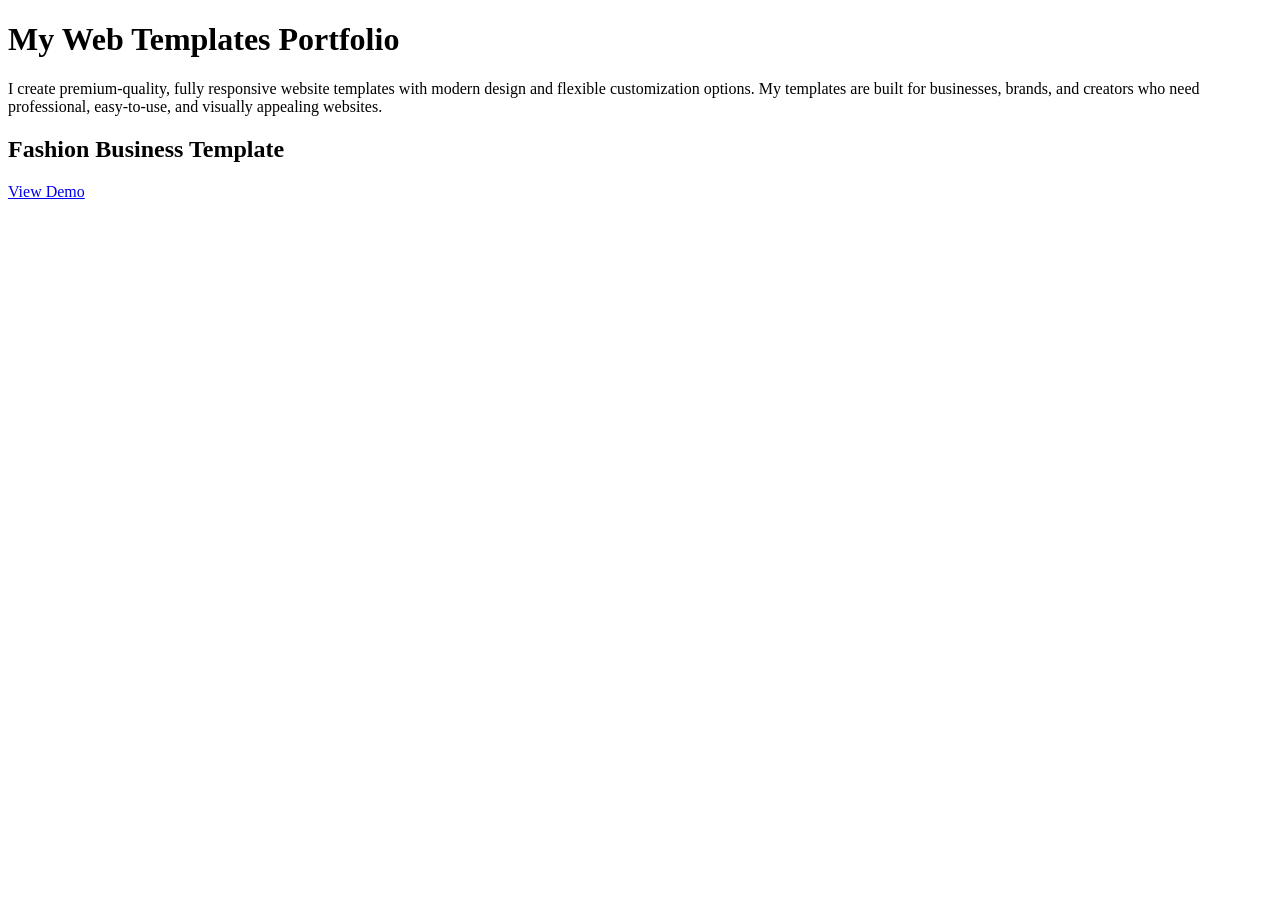
<file: index.html>
<!DOCTYPE html>
<html>
<head>
    <title>Web Templates Portfolio</title>
</head>
<body>

<h1>My Web Templates Portfolio</h1>

<p>I create premium-quality, fully responsive website templates with modern design and flexible customization options. My templates are built for businesses, brands, and creators who need professional, easy-to-use, and visually appealing websites.</p>

<h2>Fashion Business Template</h2>

<a href="fashion-business-website/index.html">
View Demo
</a>

</body>
</html>
</file>
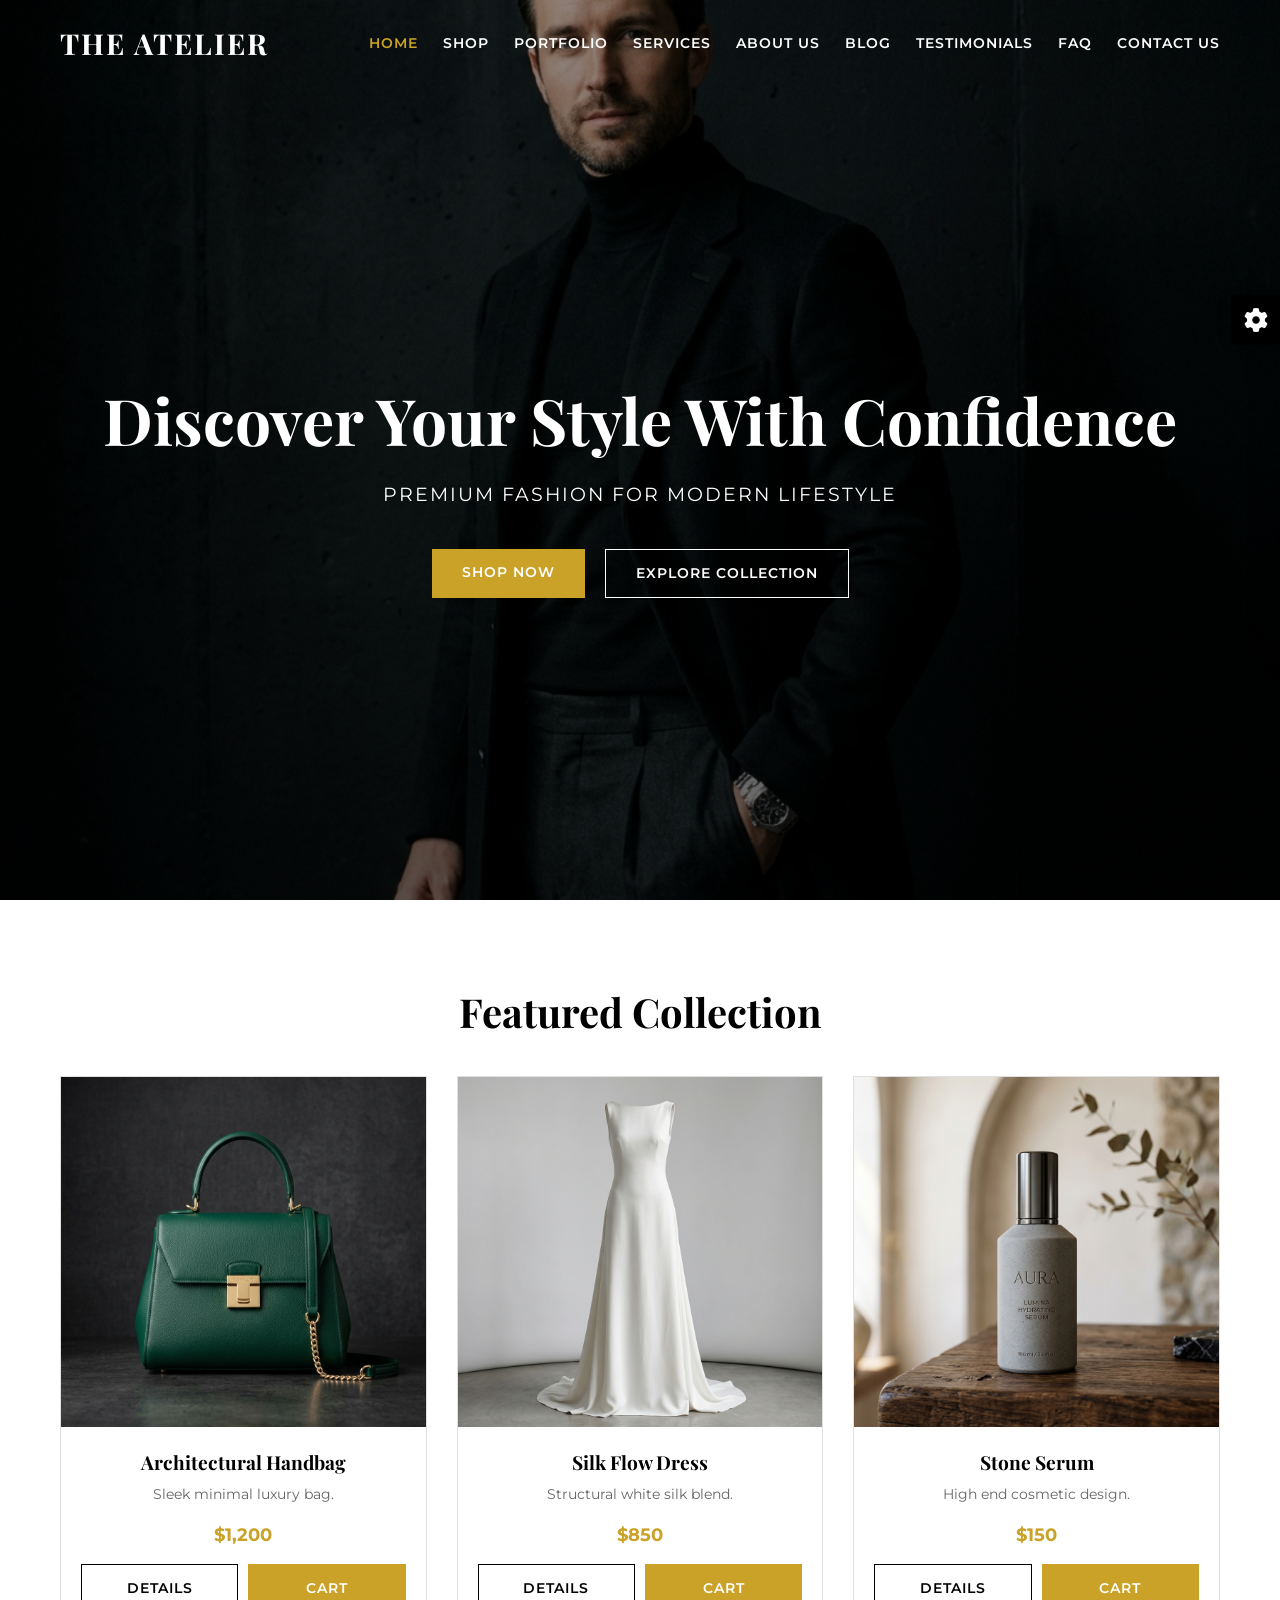
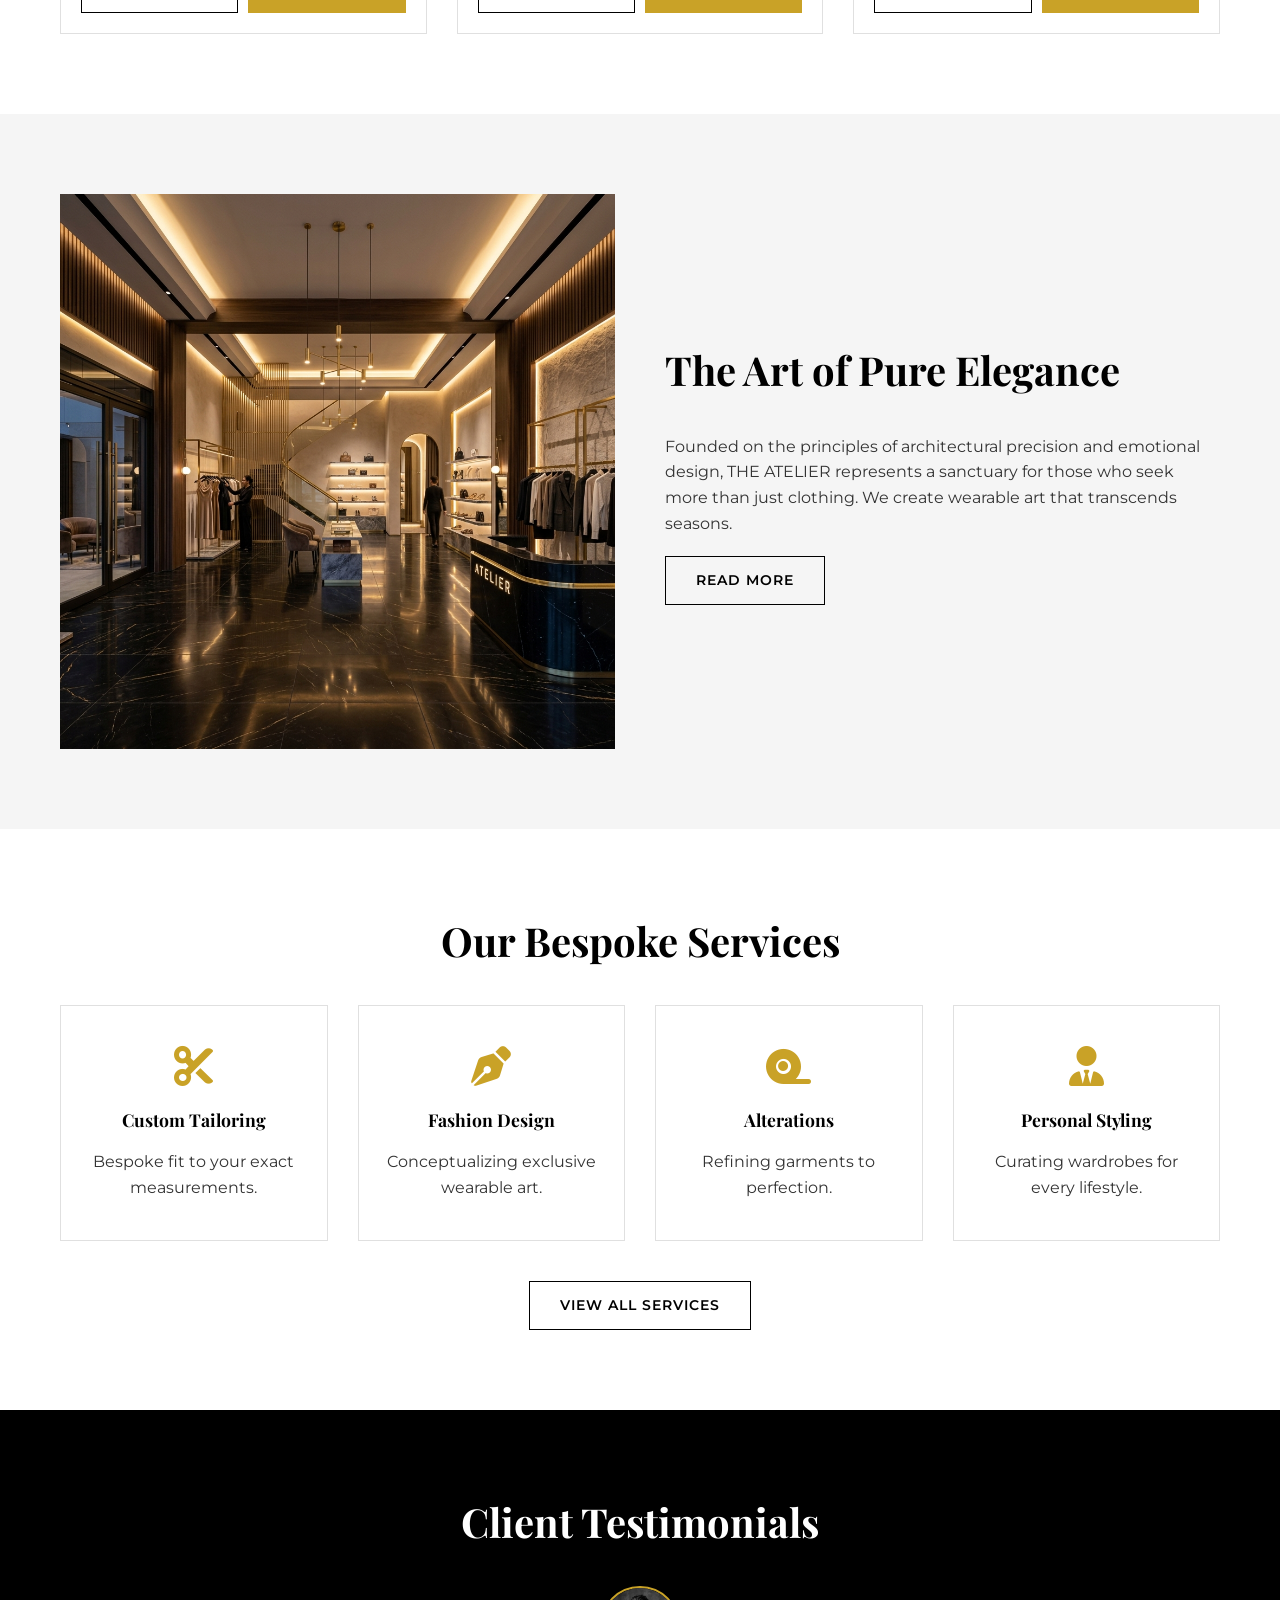
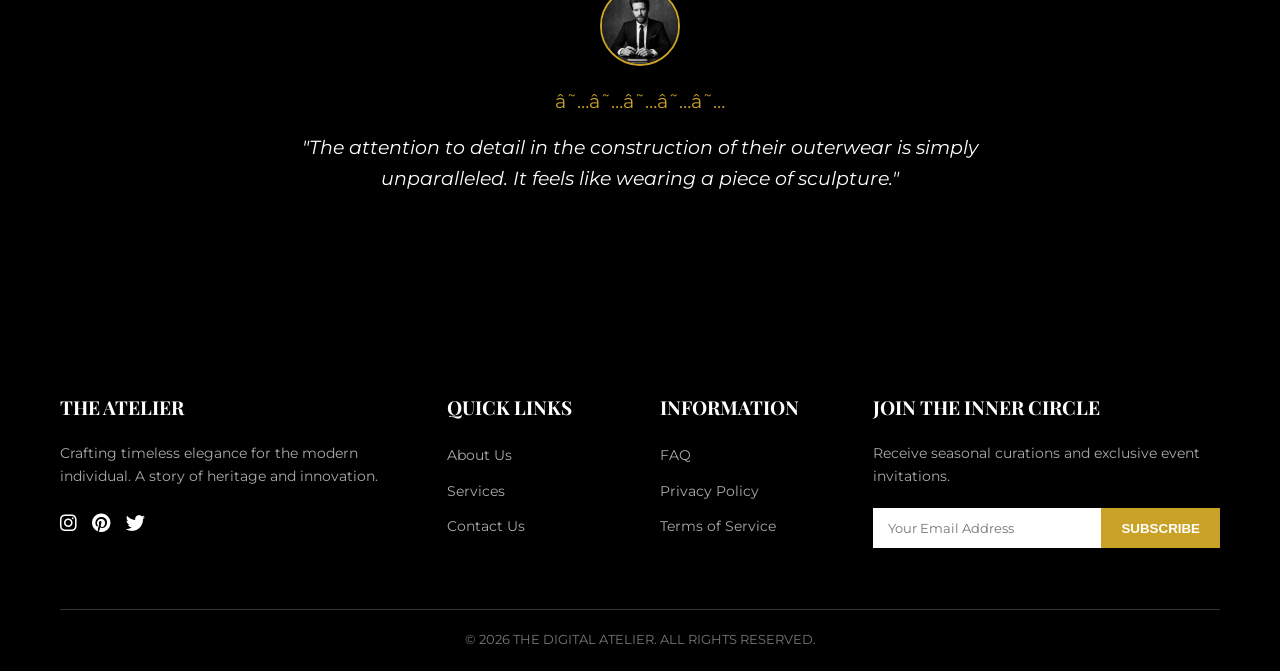
<file: fashion-business-website/index.html>
<!DOCTYPE html>
<html lang="en">
<head>
    <meta charset="UTF-8">
    <meta name="viewport" content="width=device-width, initial-scale=1.0">
    <title>The Atelier | Premium Fashion</title>
    <meta name="description" content="Discover Your Style With Confidence. Premium Fashion for Modern Lifestyle.">
    <!-- Google Fonts -->
    <link rel="preconnect" href="https://fonts.googleapis.com">
    <link rel="preconnect" href="https://fonts.gstatic.com" crossorigin>
    <link href="https://fonts.googleapis.com/css2?family=Montserrat:wght@400;600;700&family=Playfair+Display:ital,wght@0,400;0,700;1,400&display=swap" rel="stylesheet">
    <!-- Custom CSS -->
    <link rel="stylesheet" href="css/styles.css">
    <!-- FontAwesome for Icons -->
    <link rel="stylesheet" href="https://cdnjs.cloudflare.com/ajax/libs/font-awesome/6.4.0/css/all.min.css">
</head>
<body>

    <!-- Header Section -->
    <header id="main-header" class="transparent-nav">
        <div class="nav-container">
            <a href="index.html" class="logo">The Atelier</a>
            
            <button class="hamburger" id="hamburger-menu" aria-label="Toggle Navigation">
                <span></span>
                <span></span>
                <span></span>
            </button>

            <nav>
                <ul class="nav-menu" id="nav-menu">
                    <li><a href="index.html" class="nav-link active">Home</a></li>

                    <li><a href="shop.html" class="nav-link">Shop</a></li>
                    <li><a href="portfolio.html" class="nav-link">Portfolio</a></li>
                    <li><a href="services.html" class="nav-link">Services</a></li>
                    <li><a href="about.html" class="nav-link">About Us</a></li>
                    <li><a href="blog.html" class="nav-link">Blog</a></li>
                    <li><a href="testimonials.html" class="nav-link">Testimonials</a></li>
                    <li><a href="faq.html" class="nav-link">FAQ</a></li>
                    <li><a href="contact.html" class="nav-link">Contact Us</a></li>
                </ul>
            </nav>
        </div>
    </header>

    <main>
        <!-- Hero Section -->
        <section class="hero fade-in">
            <div class="hero-content container">
                <h1>Discover Your Style With Confidence</h1>
                <p>Premium Fashion for Modern Lifestyle</p>
                <div class="hero-buttons">
                    <a href="shop.html" class="btn btn-primary">Shop Now</a>
                    <a href="portfolio.html" class="btn btn-outline">Explore Collection</a>
                </div>
            </div>
        </section>

        <!-- Featured Products -->
        <section class="section-padding fade-in">
            <div class="container">
                <h2>Featured Collection</h2>
                <div class="grid-3">
                    <article class="product-card">
                        <div class="product-image-container">
                            <img src="images/product1.png" alt="Architectural Handbag">
                        </div>
                        <div class="product-info">
                            <h3>Architectural Handbag</h3>
                            <p>Sleek minimal luxury bag.</p>
                            <span class="price">$1,200</span>
                            <div style="display: flex; gap: 10px;">
                                <a href="product-details.html?title=Architectural+Handbag&price=$1,200&img=images/product1.png" class="btn btn-outline-dark" style="flex:1;">Details</a>
                                <a href="shop.html" class="btn btn-primary" style="flex:1; border: 1px solid var(--accent-color);">Cart</a>
                            </div>
                        </div>
                    </article>
                    <article class="product-card">
                        <div class="product-image-container">
                            <img src="images/product2.png" alt="White Silk Dress">
                        </div>
                        <div class="product-info">
                            <h3>Silk Flow Dress</h3>
                            <p>Structural white silk blend.</p>
                            <span class="price">$850</span>
                            <div style="display: flex; gap: 10px;">
                                <a href="product-details.html?title=Silk+Flow+Dress&price=$850&img=images/product2.png" class="btn btn-outline-dark" style="flex:1;">Details</a>
                                <a href="shop.html" class="btn btn-primary" style="flex:1; border: 1px solid var(--accent-color);">Cart</a>
                            </div>
                        </div>
                    </article>
                    <article class="product-card">
                        <div class="product-image-container">
                            <img src="images/product3.png" alt="Stone Aesthetic Serum">
                        </div>
                        <div class="product-info">
                            <h3>Stone Serum</h3>
                            <p>High end cosmetic design.</p>
                            <span class="price">$150</span>
                            <div style="display: flex; gap: 10px;">
                                <a href="product-details.html?title=Stone+Serum&price=$150&img=images/product3.png" class="btn btn-outline-dark" style="flex:1;">Details</a>
                                <a href="shop.html" class="btn btn-primary" style="flex:1; border: 1px solid var(--accent-color);">Cart</a>
                            </div>
                        </div>
                    </article>
                </div>
            </div>
        </section>

        <!-- About Preview -->
        <section class="section-padding bg-light fade-in">
            <div class="container about-preview">
                <div>
                    <img src="images/portfolio1.png" alt="Atelier Interior">
                </div>
                <div>
                    <h2>The Art of Pure Elegance</h2>
                    <p style="margin-bottom: 20px;">Founded on the principles of architectural precision and emotional design, THE ATELIER represents a sanctuary for those who seek more than just clothing. We create wearable art that transcends seasons.</p>
                    <a href="about.html" class="btn btn-outline-dark">Read More</a>
                </div>
            </div>
        </section>

        <!-- Services Preview -->
        <section class="section-padding fade-in">
            <div class="container">
                <h2>Our Bespoke Services</h2>
                <div class="grid-4">
                    <div class="service-icon-card">
                        <i class="fa-solid fa-scissors"></i>
                        <h3>Custom Tailoring</h3>
                        <p>Bespoke fit to your exact measurements.</p>
                    </div>
                    <div class="service-icon-card">
                        <i class="fa-solid fa-pen-nib"></i>
                        <h3>Fashion Design</h3>
                        <p>Conceptualizing exclusive wearable art.</p>
                    </div>
                    <div class="service-icon-card">
                        <i class="fa-solid fa-tape"></i>
                        <h3>Alterations</h3>
                        <p>Refining garments to perfection.</p>
                    </div>
                    <div class="service-icon-card">
                        <i class="fa-solid fa-user-tie"></i>
                        <h3>Personal Styling</h3>
                        <p>Curating wardrobes for every lifestyle.</p>
                    </div>
                </div>
                <div class="text-center" style="margin-top: 40px;">
                    <a href="services.html" class="btn btn-outline-dark">View All Services</a>
                </div>
            </div>
        </section>

        <!-- Testimonials -->
        <section class="section-padding bg-dark fade-in">
            <div class="container">
                <h2>Client Testimonials</h2>
                <div class="testimonial-container" id="testimonial-slider">
                    <div class="testimonial-track" id="testimonial-track">
                        <div class="testimonial-slide">
                            <img src="images/team1.png" alt="Client 1" class="customer-img">
                            <div class="stars">â˜…â˜…â˜…â˜…â˜…</div>
                            <p class="review-text" style="font-size: 1.2rem; font-style: italic; margin-bottom: 15px;">"The attention to detail in the construction of their outerwear is simply unparalleled. It feels like wearing a piece of sculpture."</p>
                            <h4 style="font-size: 0.9rem; text-transform: uppercase;">Elena Moretti</h4>
                        </div>
                        <div class="testimonial-slide">
                            <img src="images/hero.png" alt="Client 2" class="customer-img">
                            <div class="stars">â˜…â˜…â˜…â˜…â˜…</div>
                            <p class="review-text" style="font-size: 1.2rem; font-style: italic; margin-bottom: 15px;">"Finally, a brand that understands the balance between modern minimalism and true luxury heritage."</p>
                            <h4 style="font-size: 0.9rem; text-transform: uppercase;">Marcus Chen</h4>
                        </div>
                    </div>
                </div>
            </div>
        </section>
    </main>

    <!-- Footer -->
    <footer>
        <div class="container">
            <div class="footer-grid fade-in">
                <div class="footer-col">
                    <h3>The Atelier</h3>
                    <p>Crafting timeless elegance for the modern individual. A story of heritage and innovation.</p>
                    <div class="social-icons">
                        <a href="#"><i class="fa-brands fa-instagram"></i></a>
                        <a href="#"><i class="fa-brands fa-pinterest"></i></a>
                        <a href="#"><i class="fa-brands fa-twitter"></i></a>
                    </div>
                </div>
                <div class="footer-col">
                    <h3>Quick Links</h3>
                    <ul class="footer-links">

                        <li><a href="about.html">About Us</a></li>
                        <li><a href="services.html">Services</a></li>
                        <li><a href="contact.html">Contact Us</a></li>
                    </ul>
                </div>
                <div class="footer-col">
                    <h3>Information</h3>
                    <ul class="footer-links">
                        <li><a href="faq.html">FAQ</a></li>
                        <li><a href="privacy.html">Privacy Policy</a></li>
                        <li><a href="terms.html">Terms of Service</a></li>
                    </ul>
                </div>
                <div class="footer-col">
                    <h3>Join the Inner Circle</h3>
                    <p>Receive seasonal curations and exclusive event invitations.</p>
                    <form class="newsletter-form">
                        <input type="email" placeholder="Your Email Address" required>
                        <button type="submit">Subscribe</button>
                    </form>
                </div>
            </div>
            <div class="footer-bottom">
                <p>&copy; 2026 THE DIGITAL ATELIER. ALL RIGHTS RESERVED.</p>
            </div>
        </div>
    </footer>

    <script src="js/script.js"></script>
</body>
</html>
</file>
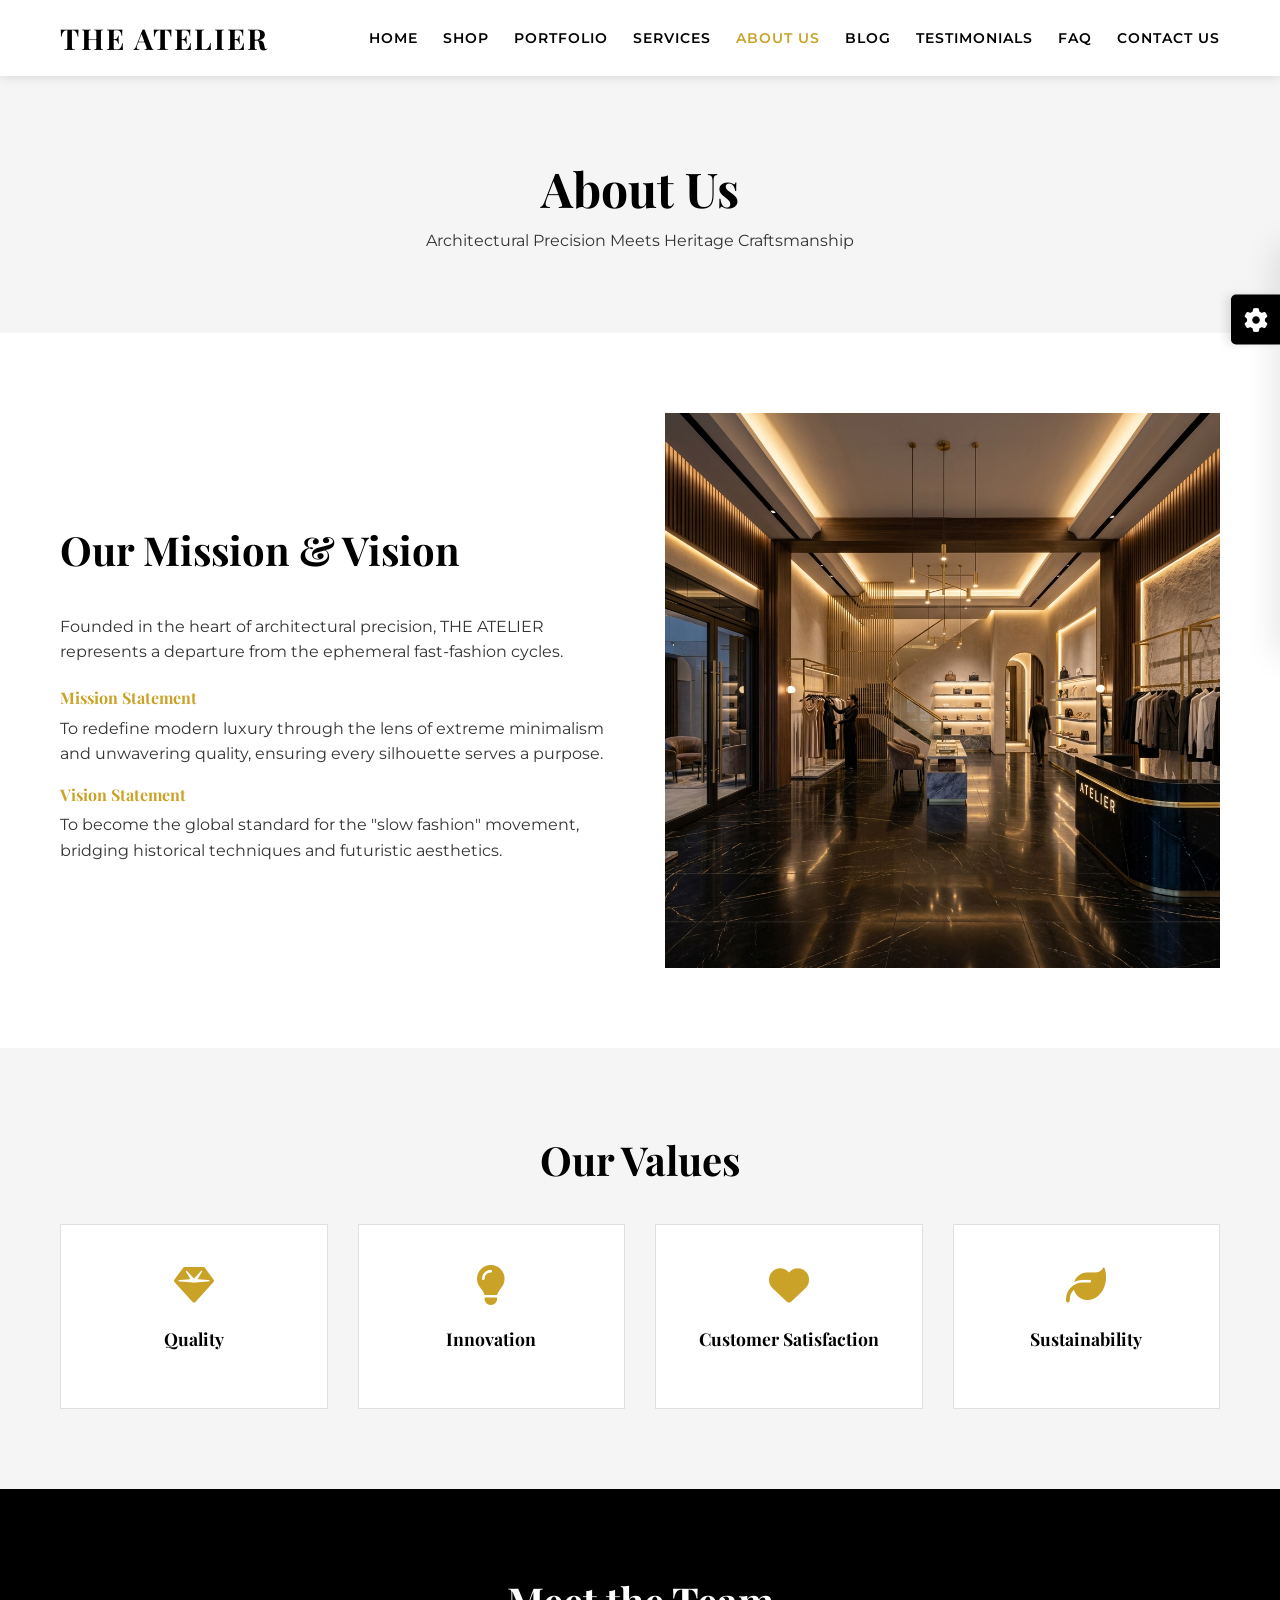
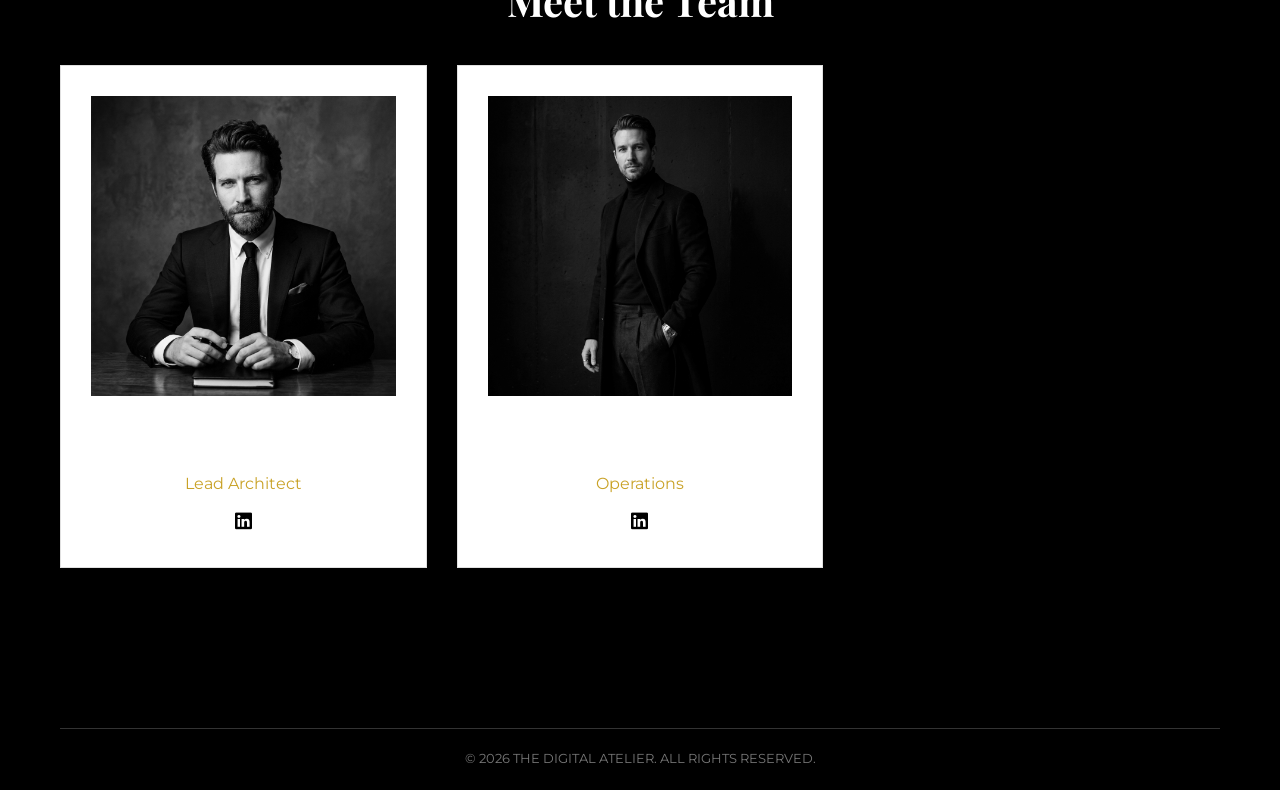
<file: fashion-business-website/about.html>
﻿<!DOCTYPE html>
<html lang="en">
<head>
    <meta charset="UTF-8">
    <meta name="viewport" content="width=device-width, initial-scale=1.0">
    <title>About Us | The Atelier</title>
    <link href="https://fonts.googleapis.com/css2?family=Montserrat:wght@400;600;700&family=Playfair+Display:ital,wght@0,400;0,700;1,400&display=swap" rel="stylesheet">
    <link rel="stylesheet" href="css/styles.css">
    <link rel="stylesheet" href="https://cdnjs.cloudflare.com/ajax/libs/font-awesome/6.4.0/css/all.min.css">
</head>
<body>
    <header id="main-header" class="solid-nav">
        <div class="nav-container">
            <a href="index.html" class="logo">The Atelier</a>
            <button class="hamburger" id="hamburger-menu" aria-label="Toggle Navigation">
                <span></span><span></span><span></span>
            </button>
            <nav>
                <ul class="nav-menu" id="nav-menu">
                    <li><a href="index.html" class="nav-link">Home</a></li>

                    <li><a href="shop.html" class="nav-link">Shop</a></li>
                    <li><a href="portfolio.html" class="nav-link">Portfolio</a></li>
                    <li><a href="services.html" class="nav-link">Services</a></li>
                    <li><a href="about.html" class="nav-link active">About Us</a></li>
                    <li><a href="blog.html" class="nav-link">Blog</a></li>
                    <li><a href="testimonials.html" class="nav-link">Testimonials</a></li>
                    <li><a href="faq.html" class="nav-link">FAQ</a></li>
                    <li><a href="contact.html" class="nav-link">Contact Us</a></li>
                </ul>
            </nav>
        </div>
    </header>

    <main>
        <section class="page-header fade-in">
            <div class="container">
                <h1>About Us</h1>
                <p>Architectural Precision Meets Heritage Craftsmanship</p>
            </div>
        </section>

        <!-- Company Intro -->
        <section class="section-padding fade-in">
            <div class="container about-preview">
                <div>
                    <h2>Our Mission & Vision</h2>
                    <p>Founded in the heart of architectural precision, THE ATELIER represents a departure from the ephemeral fast-fashion cycles.</p>
                    <div style="margin-top: 20px;">
                        <h4 style="color: var(--accent-color); margin-bottom: 5px;">Mission Statement</h4>
                        <p style="margin-bottom: 15px;">To redefine modern luxury through the lens of extreme minimalism and unwavering quality, ensuring every silhouette serves a purpose.</p>
                        <h4 style="color: var(--accent-color); margin-bottom: 5px;">Vision Statement</h4>
                        <p>To become the global standard for the "slow fashion" movement, bridging historical techniques and futuristic aesthetics.</p>
                    </div>
                </div>
                <div>
                    <img src="images/service1.png" alt="Company Craft">
                </div>
            </div>
        </section>

        <!-- Values -->
        <section class="section-padding bg-light fade-in">
            <div class="container">
                <h2>Our Values</h2>
                <div class="grid-4">
                    <div class="service-icon-card">
                        <i class="fa-solid fa-gem"></i>
                        <h3>Quality</h3>
                    </div>
                    <div class="service-icon-card">
                        <i class="fa-solid fa-lightbulb"></i>
                        <h3>Innovation</h3>
                    </div>
                    <div class="service-icon-card">
                        <i class="fa-solid fa-heart"></i>
                        <h3>Customer Satisfaction</h3>
                    </div>
                    <div class="service-icon-card">
                        <i class="fa-solid fa-leaf"></i>
                        <h3>Sustainability</h3>
                    </div>
                </div>
            </div>
        </section>

        <!-- Team -->
        <section class="section-padding bg-dark fade-in">
            <div class="container">
                <h2>Meet the Team</h2>
                <div class="grid-3">
                    <article class="team-card">
                        <img src="images/team1.png" alt="Julian Thorne">
                        <h3>Julian Thorne</h3>
                        <p style="color: var(--accent-color);">Lead Architect</p>
                        <div class="social-icons" style="justify-content: center; margin-top: 10px;">
                            <a href="#" style="color: var(--primary-color);"><i class="fa-brands fa-linkedin"></i></a>
                        </div>
                    </article>
                    <article class="team-card">
                        <img src="images/hero.png" alt="Marcus Chen">
                        <h3>Marcus Chen</h3>
                        <p style="color: var(--accent-color);">Operations</p>
                        <div class="social-icons" style="justify-content: center; margin-top: 10px;">
                            <a href="#" style="color: var(--primary-color);"><i class="fa-brands fa-linkedin"></i></a>
                        </div>
                    </article>
                </div>
            </div>
        </section>

    </main>

    <footer>
        <div class="container">
            <div class="footer-bottom">
                <p>&copy; 2026 THE DIGITAL ATELIER. ALL RIGHTS RESERVED.</p>
            </div>
        </div>
    </footer>
    <script src="js/script.js"></script>
</body>
</html>
</file>
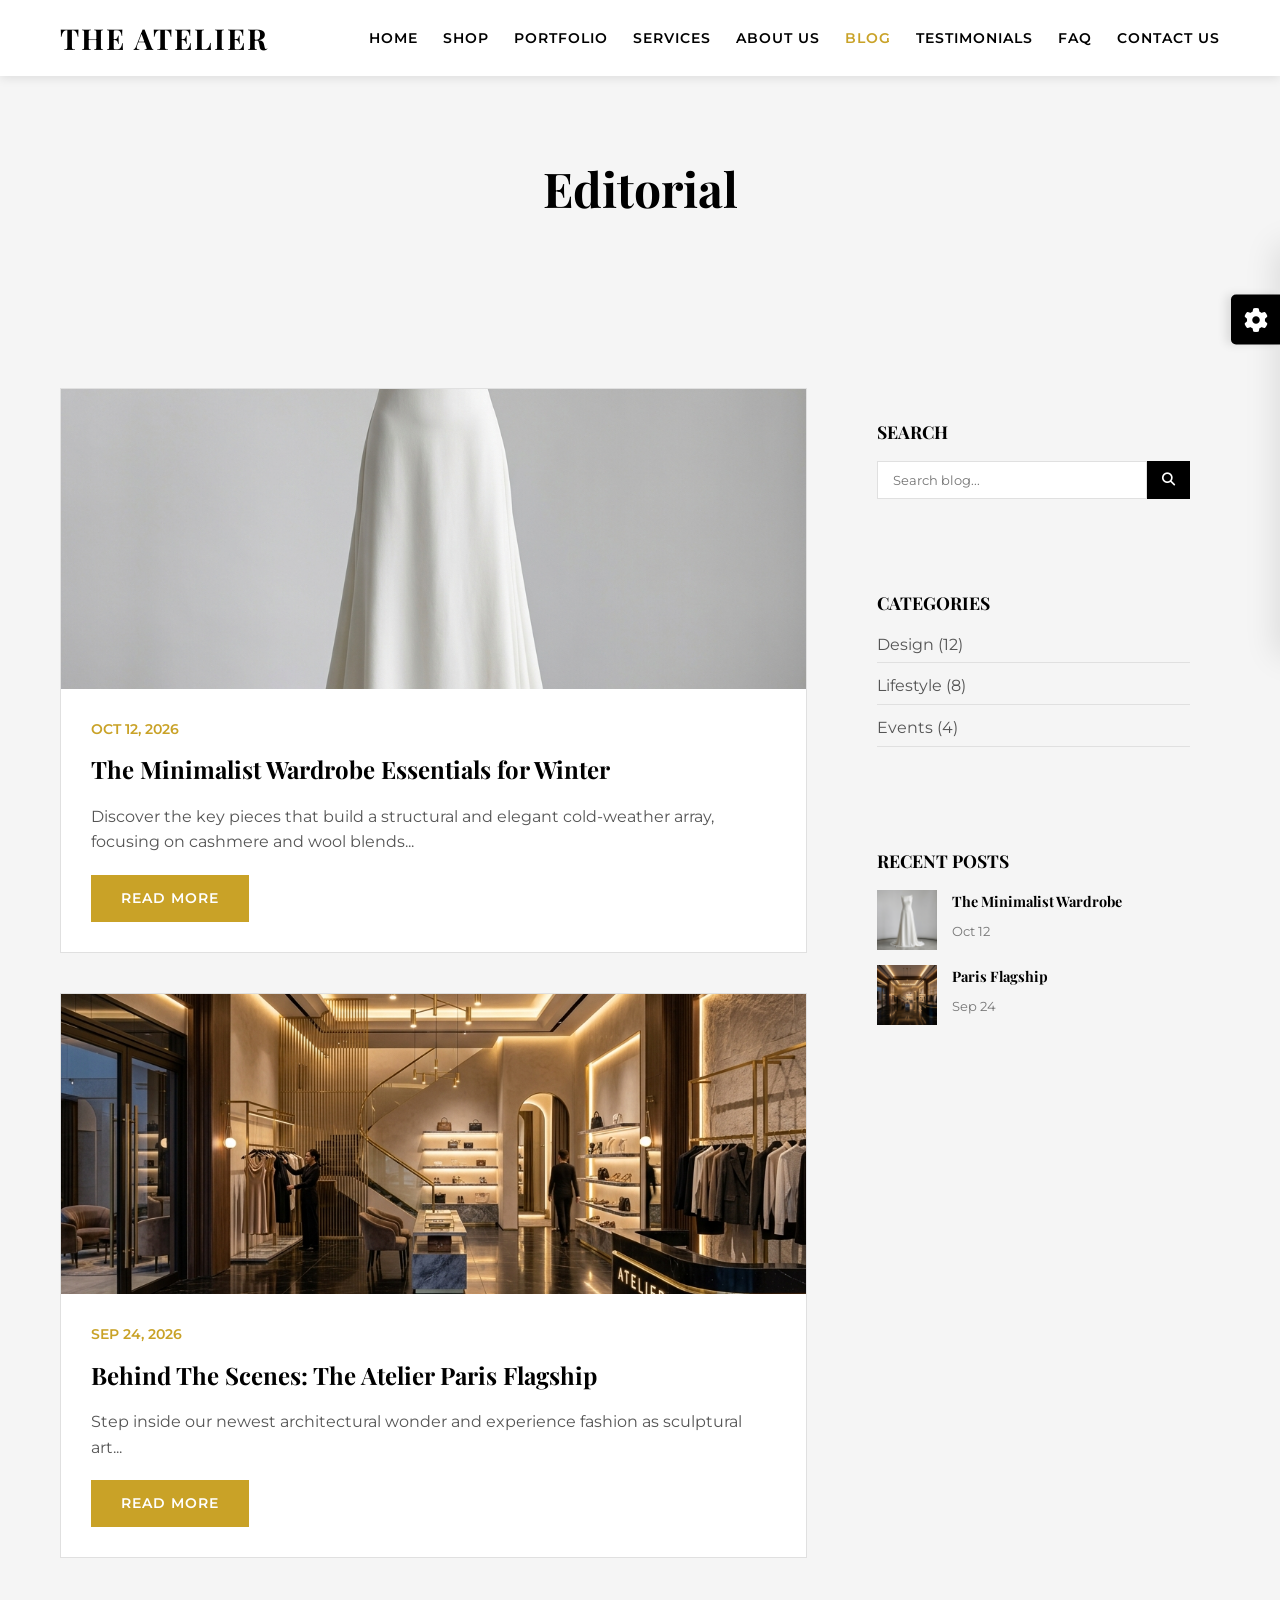
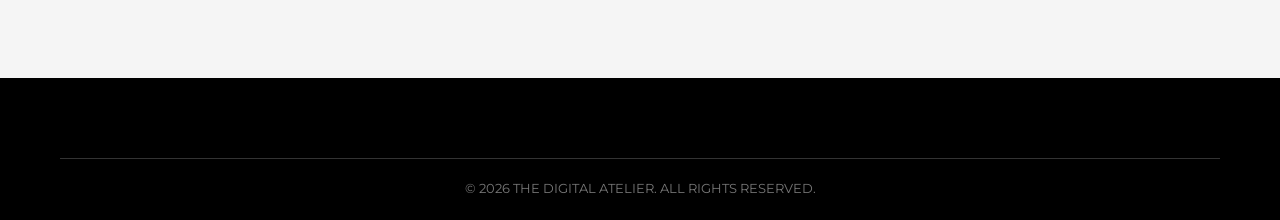
<file: fashion-business-website/blog.html>
﻿<!DOCTYPE html>
<html lang="en">
<head>
    <meta charset="UTF-8">
    <meta name="viewport" content="width=device-width, initial-scale=1.0">
    <title>Blog | The Atelier</title>
    <link href="https://fonts.googleapis.com/css2?family=Montserrat:wght@400;600;700&family=Playfair+Display:ital,wght@0,400;0,700;1,400&display=swap" rel="stylesheet">
    <link rel="stylesheet" href="css/styles.css">
    <link rel="stylesheet" href="https://cdnjs.cloudflare.com/ajax/libs/font-awesome/6.4.0/css/all.min.css">
</head>
<body>
    <header id="main-header" class="solid-nav">
        <div class="nav-container">
            <a href="index.html" class="logo">The Atelier</a>
            <button class="hamburger" id="hamburger-menu" aria-label="Toggle Navigation">
                <span></span><span></span><span></span>
            </button>
            <nav>
                <ul class="nav-menu" id="nav-menu">
                    <li><a href="index.html" class="nav-link">Home</a></li>

                    <li><a href="shop.html" class="nav-link">Shop</a></li>
                    <li><a href="portfolio.html" class="nav-link">Portfolio</a></li>
                    <li><a href="services.html" class="nav-link">Services</a></li>
                    <li><a href="about.html" class="nav-link">About Us</a></li>
                    <li><a href="blog.html" class="nav-link active">Blog</a></li>
                    <li><a href="testimonials.html" class="nav-link">Testimonials</a></li>
                    <li><a href="faq.html" class="nav-link">FAQ</a></li>
                    <li><a href="contact.html" class="nav-link">Contact Us</a></li>
                </ul>
            </nav>
        </div>
    </header>

    <main>
        <section class="page-header fade-in">
            <div class="container">
                <h1>Editorial</h1>
            </div>
        </section>

        <section class="section-padding bg-light fade-in">
            <div class="container blog-layout">
                
                <div class="blog-main">
                    <article class="blog-card" data-category="lifestyle">
                        <img src="images/blog1.png" alt="Blog 1">
                        <div class="blog-content">
                            <span class="blog-date">Oct 12, 2026</span>
                            <h3 class="blog-title">The Minimalist Wardrobe Essentials for Winter</h3>
                            <p style="margin-bottom: 20px; color: #555;">Discover the key pieces that build a structural and elegant cold-weather array, focusing on cashmere and wool blends...</p>
                            <a href="blog.html?post=minimalist" class="btn btn-primary">Read More</a>
                        </div>
                    </article>
                    
                    <article class="blog-card" data-category="design">
                        <img src="images/portfolio1.png" alt="Blog 2">
                        <div class="blog-content">
                            <span class="blog-date">Sep 24, 2026</span>
                            <h3 class="blog-title">Behind The Scenes: The Atelier Paris Flagship</h3>
                            <p style="margin-bottom: 20px; color: #555;">Step inside our newest architectural wonder and experience fashion as sculptural art...</p>
                            <a href="blog.html?post=behind-scenes" class="btn btn-primary">Read More</a>
                        </div>
                    </article>
                </div>

                <aside class="blog-sidebar">
                    <div class="sidebar-widget">
                        <h4>Search</h4>
                        <form class="search-form" action="blog.html" method="GET">
                            <input type="text" name="search" placeholder="Search blog...">
                            <button type="submit"><i class="fa-solid fa-search"></i></button>
                        </form>
                    </div>
                    
                    <div class="sidebar-widget">
                        <h4>Categories</h4>
                        <ul class="filter-group" style="margin: 0;">
                            <li style="margin-bottom: 10px; border-bottom: 1px solid var(--light-gray); padding-bottom: 5px;"><a href="blog.html?category=design" style="color: #555;">Design (12)</a></li>
                            <li style="margin-bottom: 10px; border-bottom: 1px solid var(--light-gray); padding-bottom: 5px;"><a href="blog.html?category=lifestyle" style="color: #555;">Lifestyle (8)</a></li>
                            <li style="margin-bottom: 10px; border-bottom: 1px solid var(--light-gray); padding-bottom: 5px;"><a href="blog.html?category=events" style="color: #555;">Events (4)</a></li>
                        </ul>
                    </div>

                    <div class="sidebar-widget">
                        <h4>Recent Posts</h4>
                        <a href="blog.html?post=minimalist" class="recent-post" style="text-decoration: none; color: inherit; display: flex;">
                            <img src="images/blog1.png" alt="Recent 1">
                            <div>
                                <h5>The Minimalist Wardrobe</h5>
                                <span style="font-size: 0.8rem; color: #777;">Oct 12</span>
                            </div>
                        </a>
                        <a href="blog.html?post=behind-scenes" class="recent-post" style="text-decoration: none; color: inherit; display: flex;">
                            <img src="images/portfolio1.png" alt="Recent 2">
                            <div>
                                <h5>Paris Flagship</h5>
                                <span style="font-size: 0.8rem; color: #777;">Sep 24</span>
                            </div>
                        </a>
                    </div>
                </aside>

            </div>
        </section>

    </main>

    <footer>
        <div class="container">
            <div class="footer-bottom">
                <p>&copy; 2026 THE DIGITAL ATELIER. ALL RIGHTS RESERVED.</p>
            </div>
        </div>
    </footer>
    <script src="js/script.js"></script>
</body>
</html>
</file>
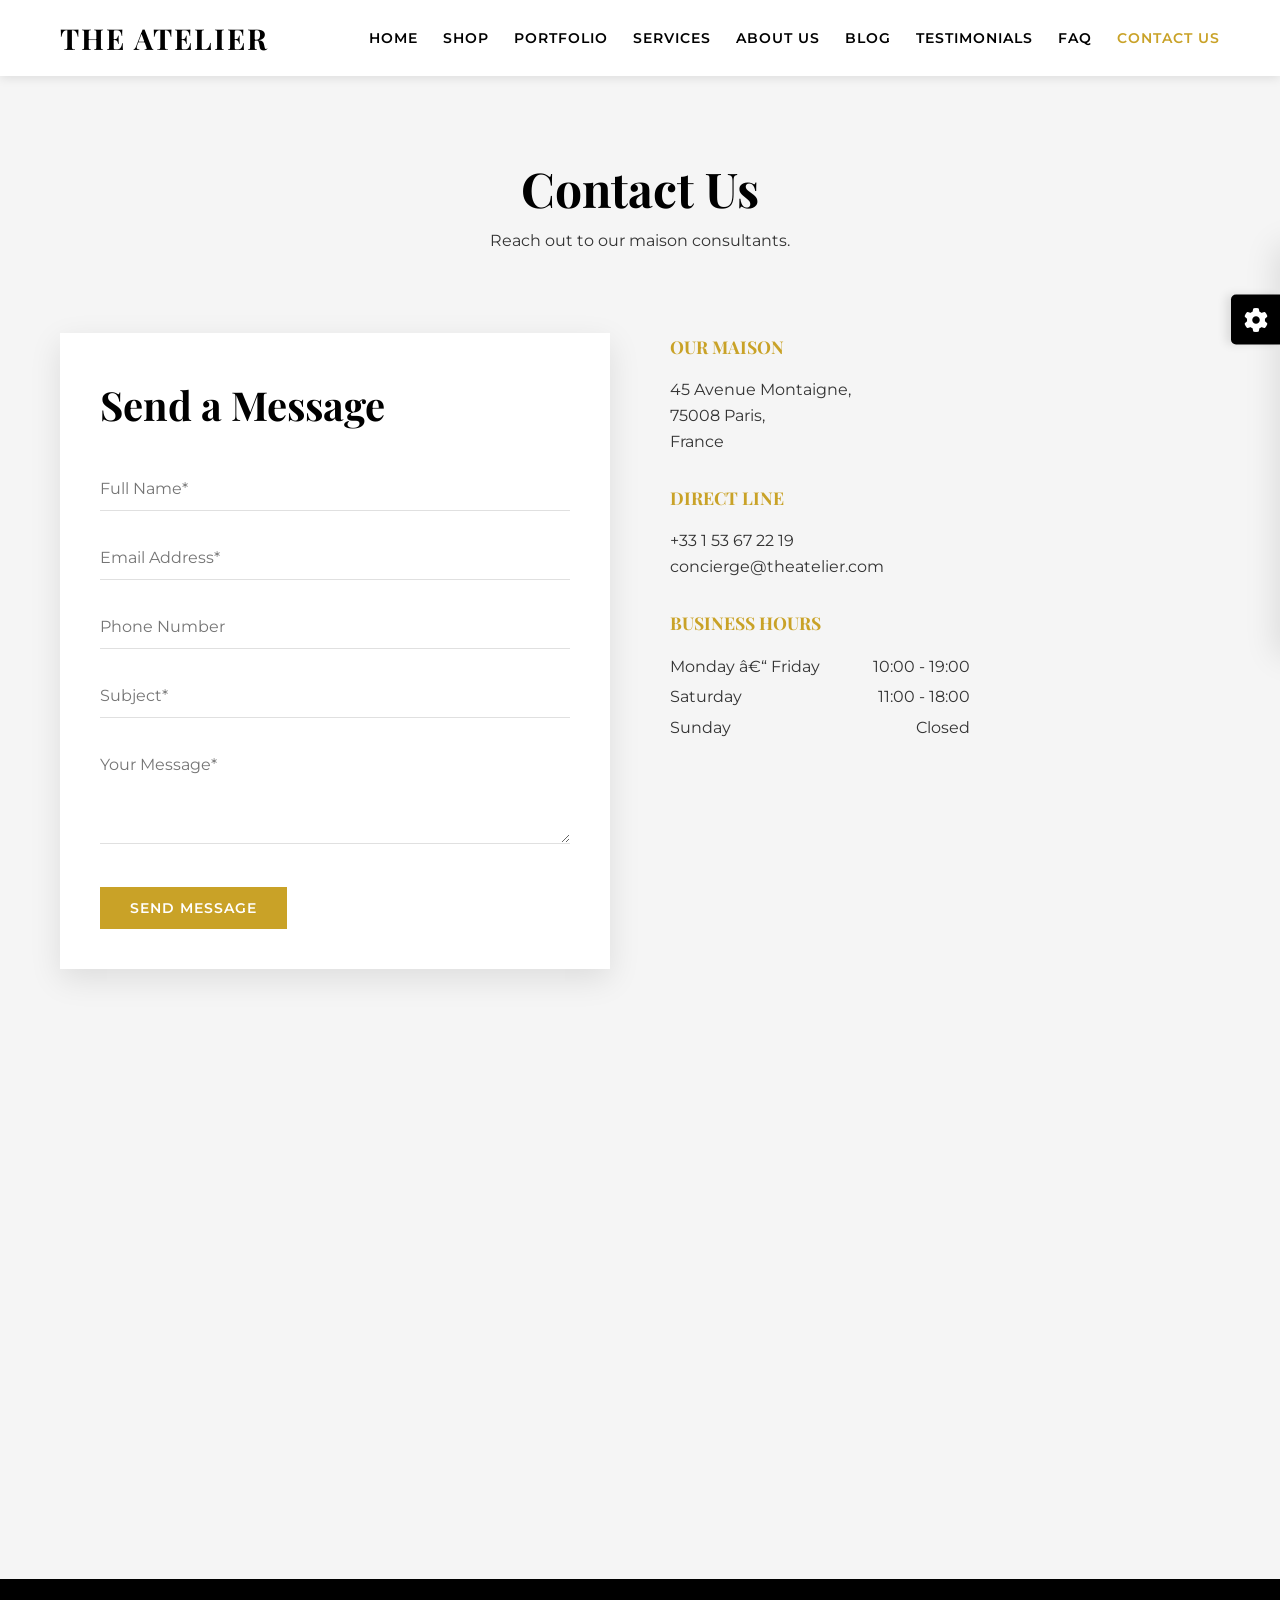
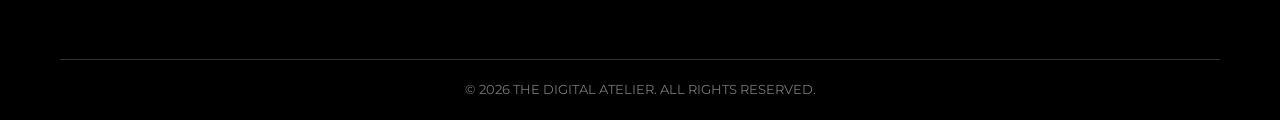
<file: fashion-business-website/contact.html>
﻿<!DOCTYPE html>
<html lang="en">
<head>
    <meta charset="UTF-8">
    <meta name="viewport" content="width=device-width, initial-scale=1.0">
    <title>Contact Us | The Atelier</title>
    <link href="https://fonts.googleapis.com/css2?family=Montserrat:wght@400;600;700&family=Playfair+Display:ital,wght@0,400;0,700;1,400&display=swap" rel="stylesheet">
    <link rel="stylesheet" href="css/styles.css">
    <link rel="stylesheet" href="https://cdnjs.cloudflare.com/ajax/libs/font-awesome/6.4.0/css/all.min.css">
</head>
<body class="bg-light">

    <header id="main-header" class="solid-nav">
        <div class="nav-container">
            <a href="index.html" class="logo">The Atelier</a>
            <button class="hamburger" id="hamburger-menu" aria-label="Toggle Navigation">
                <span></span><span></span><span></span>
            </button>
            <nav>
                <ul class="nav-menu" id="nav-menu">
                    <li><a href="index.html" class="nav-link">Home</a></li>

                    <li><a href="shop.html" class="nav-link">Shop</a></li>
                    <li><a href="portfolio.html" class="nav-link">Portfolio</a></li>
                    <li><a href="services.html" class="nav-link">Services</a></li>
                    <li><a href="about.html" class="nav-link">About Us</a></li>
                    <li><a href="blog.html" class="nav-link">Blog</a></li>
                    <li><a href="testimonials.html" class="nav-link">Testimonials</a></li>
                    <li><a href="faq.html" class="nav-link">FAQ</a></li>
                    <li><a href="contact.html" class="nav-link active">Contact Us</a></li>
                </ul>
            </nav>
        </div>
    </header>

    <main>
        <section class="page-header fade-in bg-light">
            <div class="container">
                <h1>Contact Us</h1>
                <p>Reach out to our maison consultants.</p>
            </div>
        </section>

        <section class="section-padding fade-in" style="padding-top: 0;">
            <div class="container contact-grid">
                
                <div class="contact-form">
                    <h2 style="text-align: left; margin-bottom: 30px;">Send a Message</h2>
                    <form id="contact-form-main" novalidate>
                        <div class="form-group">
                            <input type="text" id="name" name="name" class="form-control" placeholder="Full Name*" required>
                            <span class="error-message" id="name-error">Please enter your full name.</span>
                        </div>
                        <div class="form-group">
                            <input type="email" id="email" name="email" class="form-control" placeholder="Email Address*" required>
                            <span class="error-message" id="email-error">Please enter a valid email address.</span>
                        </div>
                        <div class="form-group">
                            <input type="tel" id="phone" name="phone" class="form-control" placeholder="Phone Number">
                        </div>
                        <div class="form-group">
                            <input type="text" id="subject" name="subject" class="form-control" placeholder="Subject*" required>
                            <span class="error-message" id="subject-error">Please enter a subject.</span>
                        </div>
                        <div class="form-group">
                            <textarea id="message" name="message" class="form-control" rows="4" placeholder="Your Message*" required></textarea>
                            <span class="error-message" id="message-error">Please enter a message.</span>
                        </div>
                        <button type="submit" class="btn btn-primary" style="margin-top: 10px;">Send Message</button>
                    </form>
                    <div id="form-success" style="display: none; margin-top: 20px; color: var(--accent-color); font-weight: bold;">
                        Message received. An attachÃ© will respond shortly.
                    </div>
                </div>

                <div class="contact-info">
                    <div style="margin-bottom: 30px;">
                        <h3 style="color: var(--accent-color); font-size: 1.1rem; text-transform: uppercase;">Our Maison</h3>
                        <p>45 Avenue Montaigne,<br>75008 Paris,<br>France</p>
                    </div>
                    <div style="margin-bottom: 30px;">
                        <h3 style="color: var(--accent-color); font-size: 1.1rem; text-transform: uppercase;">Direct Line</h3>
                        <p>+33 1 53 67 22 19<br>concierge@theatelier.com</p>
                    </div>
                    <div>
                        <h3 style="color: var(--accent-color); font-size: 1.1rem; text-transform: uppercase;">Business Hours</h3>
                        <div style="display: flex; justify-content: space-between; max-width: 300px; margin-top: 10px;">
                            <span>Monday â€“ Friday</span><span>10:00 - 19:00</span>
                        </div>
                        <div style="display: flex; justify-content: space-between; max-width: 300px; margin-top: 5px;">
                            <span>Saturday</span><span>11:00 - 18:00</span>
                        </div>
                        <div style="display: flex; justify-content: space-between; max-width: 300px; margin-top: 5px;">
                            <span>Sunday</span><span>Closed</span>
                        </div>
                    </div>
                </div>

            </div>
        </section>

        <!-- Google Map Embedded -->
        <div class="map-container fade-in">
            <iframe src="https://www.google.com/maps/embed?pb=!1m18!1m12!1m3!1d2624.4927237095696!2d2.302521915674066!3d48.86789497928828!2m3!1f0!2f0!3f0!3m2!1i1024!2i768!4f13.1!3m3!1m2!1s0x47e66fcc4800311f%3A0xe10688a44ec2fb1d!2sAv.%20Montaigne%2C%20Paris%2C%20France!5e0!3m2!1sen!2sus!4v1683144131568!5m2!1sen!2sus" allowfullscreen="" loading="lazy" referrerpolicy="no-referrer-when-downgrade"></iframe>
        </div>
    </main>

    <footer>
        <div class="container">
            <div class="footer-bottom">
                <p>&copy; 2026 THE DIGITAL ATELIER. ALL RIGHTS RESERVED.</p>
            </div>
        </div>
    </footer>
    <script src="js/script.js"></script>
</body>
</html>
</file>
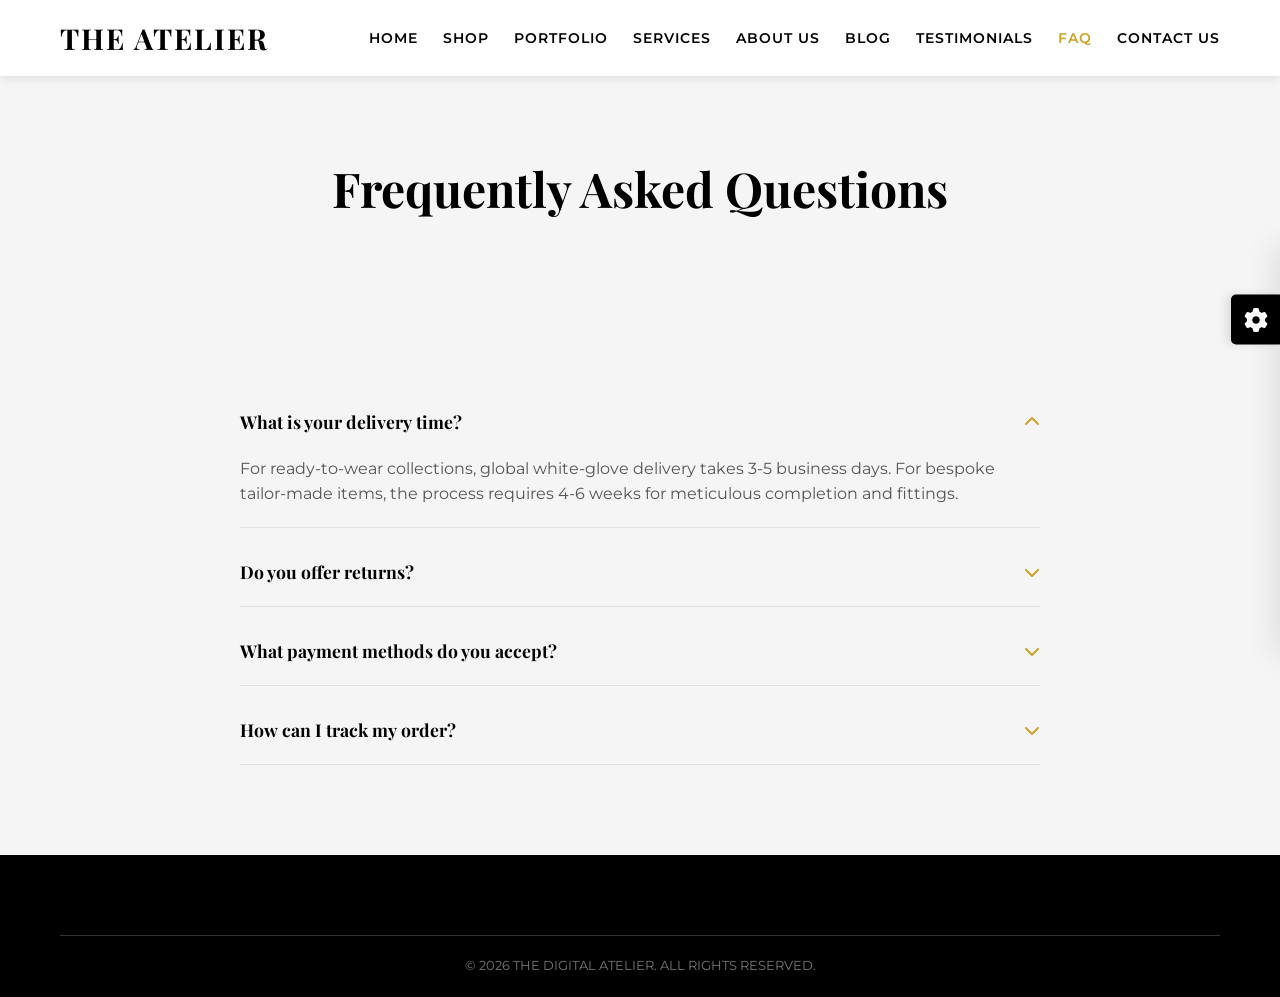
<file: fashion-business-website/faq.html>
﻿<!DOCTYPE html>
<html lang="en">
<head>
    <meta charset="UTF-8">
    <meta name="viewport" content="width=device-width, initial-scale=1.0">
    <title>FAQ | The Atelier</title>
    <link href="https://fonts.googleapis.com/css2?family=Montserrat:wght@400;600;700&family=Playfair+Display:ital,wght@0,400;0,700;1,400&display=swap" rel="stylesheet">
    <link rel="stylesheet" href="css/styles.css">
    <link rel="stylesheet" href="https://cdnjs.cloudflare.com/ajax/libs/font-awesome/6.4.0/css/all.min.css">
</head>
<body>
    <header id="main-header" class="solid-nav">
        <div class="nav-container">
            <a href="index.html" class="logo">The Atelier</a>
            <button class="hamburger" id="hamburger-menu" aria-label="Toggle Navigation">
                <span></span><span></span><span></span>
            </button>
            <nav>
                <ul class="nav-menu" id="nav-menu">
                    <li><a href="index.html" class="nav-link">Home</a></li>

                    <li><a href="shop.html" class="nav-link">Shop</a></li>
                    <li><a href="portfolio.html" class="nav-link">Portfolio</a></li>
                    <li><a href="services.html" class="nav-link">Services</a></li>
                    <li><a href="about.html" class="nav-link">About Us</a></li>
                    <li><a href="blog.html" class="nav-link">Blog</a></li>
                    <li><a href="testimonials.html" class="nav-link">Testimonials</a></li>
                    <li><a href="faq.html" class="nav-link active">FAQ</a></li>
                    <li><a href="contact.html" class="nav-link">Contact Us</a></li>
                </ul>
            </nav>
        </div>
    </header>

    <main>
        <section class="page-header fade-in">
            <div class="container">
                <h1>Frequently Asked Questions</h1>
            </div>
        </section>

        <section class="section-padding bg-light fade-in">
            <div class="container">
                
                <div class="faq-accordion" id="faq-accordion">
                    
                    <div class="accordion-item active">
                        <div class="accordion-header">
                            <h3>What is your delivery time?</h3>
                            <i class="fa-solid fa-chevron-down"></i>
                        </div>
                        <div class="accordion-content" style="max-height: 200px;">
                            <p>For ready-to-wear collections, global white-glove delivery takes 3-5 business days. For bespoke tailor-made items, the process requires 4-6 weeks for meticulous completion and fittings.</p>
                        </div>
                    </div>
                    
                    <div class="accordion-item">
                        <div class="accordion-header">
                            <h3>Do you offer returns?</h3>
                            <i class="fa-solid fa-chevron-down"></i>
                        </div>
                        <div class="accordion-content">
                            <p>Yes, we offer complimentary returns within 14 days of receipt for all unworn ready-to-wear items. Bespoke and made-to-measure garments are final sale due to their personalized nature.</p>
                        </div>
                    </div>

                    <div class="accordion-item">
                        <div class="accordion-header">
                            <h3>What payment methods do you accept?</h3>
                            <i class="fa-solid fa-chevron-down"></i>
                        </div>
                        <div class="accordion-content">
                            <p>We accept all major premium credit cards (Amex, Visa, Mastercard), Apple Pay, and secure bank wire transfers for high-value bespoke orders.</p>
                        </div>
                    </div>

                    <div class="accordion-item">
                        <div class="accordion-header">
                            <h3>How can I track my order?</h3>
                            <i class="fa-solid fa-chevron-down"></i>
                        </div>
                        <div class="accordion-content">
                            <p>Once your order embarks with our luxury courier service, you will receive an exclusive tracking link via email and SMS text messaging, updating you at every transit milestone.</p>
                        </div>
                    </div>

                </div>

            </div>
        </section>
    </main>

    <footer>
        <div class="container">
            <div class="footer-bottom">
                <p>&copy; 2026 THE DIGITAL ATELIER. ALL RIGHTS RESERVED.</p>
            </div>
        </div>
    </footer>
    <script src="js/script.js"></script>
</body>
</html>
</file>
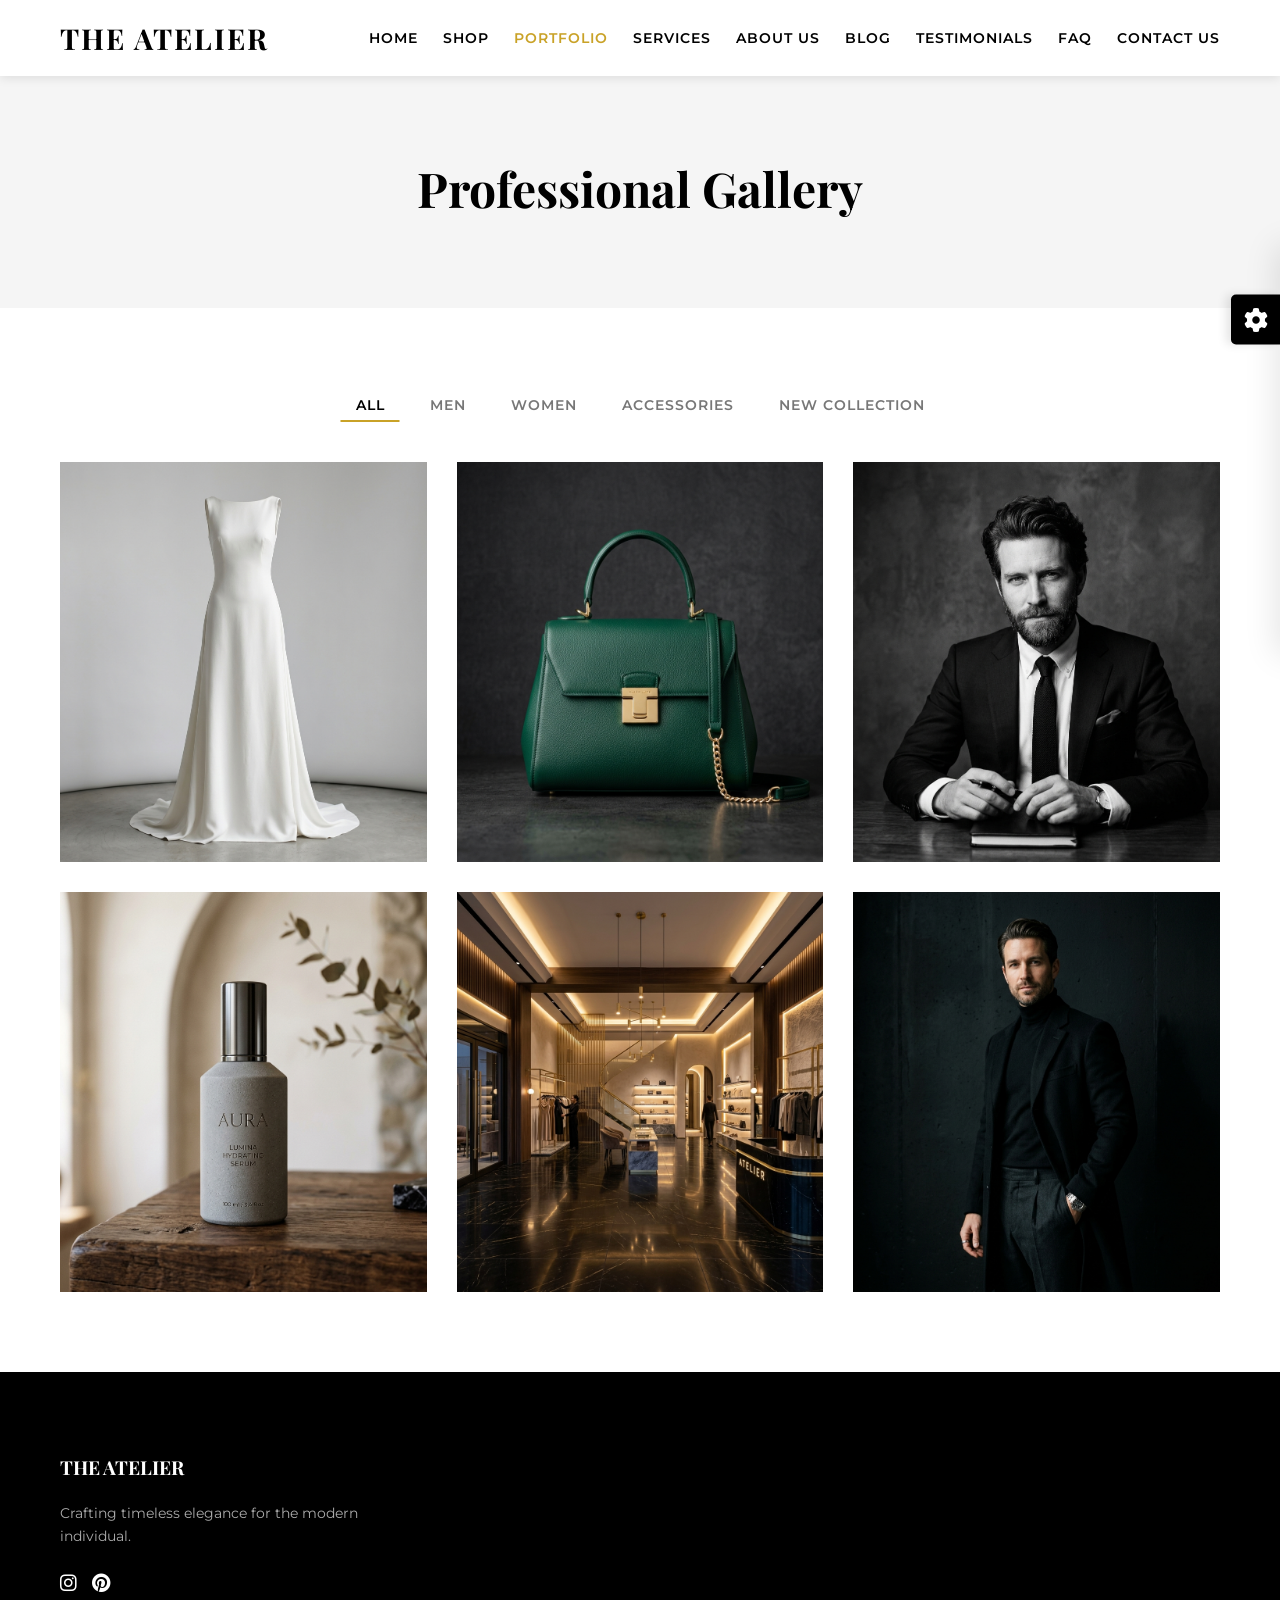
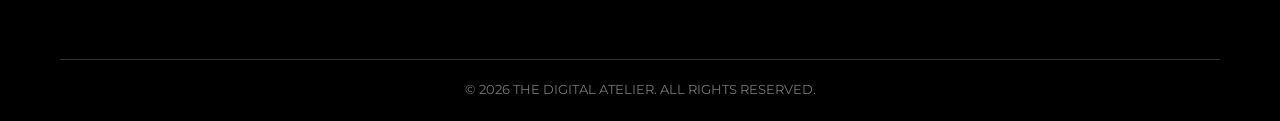
<file: fashion-business-website/portfolio.html>
﻿<!DOCTYPE html>
<html lang="en">
<head>
    <meta charset="UTF-8">
    <meta name="viewport" content="width=device-width, initial-scale=1.0">
    <title>Portfolio | The Atelier</title>
    <link href="https://fonts.googleapis.com/css2?family=Montserrat:wght@400;600;700&family=Playfair+Display:ital,wght@0,400;0,700;1,400&display=swap" rel="stylesheet">
    <link rel="stylesheet" href="css/styles.css">
    <link rel="stylesheet" href="https://cdnjs.cloudflare.com/ajax/libs/font-awesome/6.4.0/css/all.min.css">
</head>
<body>
    <header id="main-header" class="solid-nav">
        <div class="nav-container">
            <a href="index.html" class="logo">The Atelier</a>
            <button class="hamburger" id="hamburger-menu" aria-label="Toggle Navigation">
                <span></span><span></span><span></span>
            </button>
            <nav>
                <ul class="nav-menu" id="nav-menu">
                    <li><a href="index.html" class="nav-link">Home</a></li>

                    <li><a href="shop.html" class="nav-link">Shop</a></li>
                    <li><a href="portfolio.html" class="nav-link active">Portfolio</a></li>
                    <li><a href="services.html" class="nav-link">Services</a></li>
                    <li><a href="about.html" class="nav-link">About Us</a></li>
                    <li><a href="blog.html" class="nav-link">Blog</a></li>
                    <li><a href="testimonials.html" class="nav-link">Testimonials</a></li>
                    <li><a href="faq.html" class="nav-link">FAQ</a></li>
                    <li><a href="contact.html" class="nav-link">Contact Us</a></li>
                </ul>
            </nav>
        </div>
    </header>

    <main>
        <section class="page-header fade-in">
            <div class="container">
                <h1>Professional Gallery</h1>
            </div>
        </section>

        <section class="section-padding fade-in">
            <div class="container">
                <div class="filter-btns" id="portfolio-filters">
                    <button class="filter-btn active" data-filter="all">All</button>
                    <button class="filter-btn" data-filter="men">Men</button>
                    <button class="filter-btn" data-filter="women">Women</button>
                    <button class="filter-btn" data-filter="accessories">Accessories</button>
                    <button class="filter-btn" data-filter="new">New Collection</button>
                </div>

                <div class="portfolio-gallery" id="portfolio-gallery">
                    <div class="portfolio-item women new">
                        <img src="images/product2.png" alt="Model Women">
                    </div>
                    <div class="portfolio-item accessories new">
                        <img src="images/product1.png" alt="Accessories Bag">
                    </div>
                    <div class="portfolio-item men">
                        <img src="images/team1.png" alt="Model Men">
                    </div>
                    <div class="portfolio-item accessories">
                        <img src="images/product3.png" alt="Accessories Stone">
                    </div>
                    <div class="portfolio-item men women">
                        <img src="images/portfolio1.png" alt="Boutique Collection">
                    </div>
                    <div class="portfolio-item men new">
                        <img src="images/hero.png" alt="Model Coat">
                    </div>
                </div>
            </div>
        </section>
    </main>

    <footer>
        <div class="container">
            <div class="footer-grid fade-in">
                <div class="footer-col">
                    <h3>The Atelier</h3>
                    <p>Crafting timeless elegance for the modern individual.</p>
                    <div class="social-icons">
                        <a href="#"><i class="fa-brands fa-instagram"></i></a>
                        <a href="#"><i class="fa-brands fa-pinterest"></i></a>
                    </div>
                </div>
            </div>
            <div class="footer-bottom">
                <p>&copy; 2026 THE DIGITAL ATELIER. ALL RIGHTS RESERVED.</p>
            </div>
        </div>
    </footer>
    <script src="js/script.js"></script>
</body>
</html>
</file>
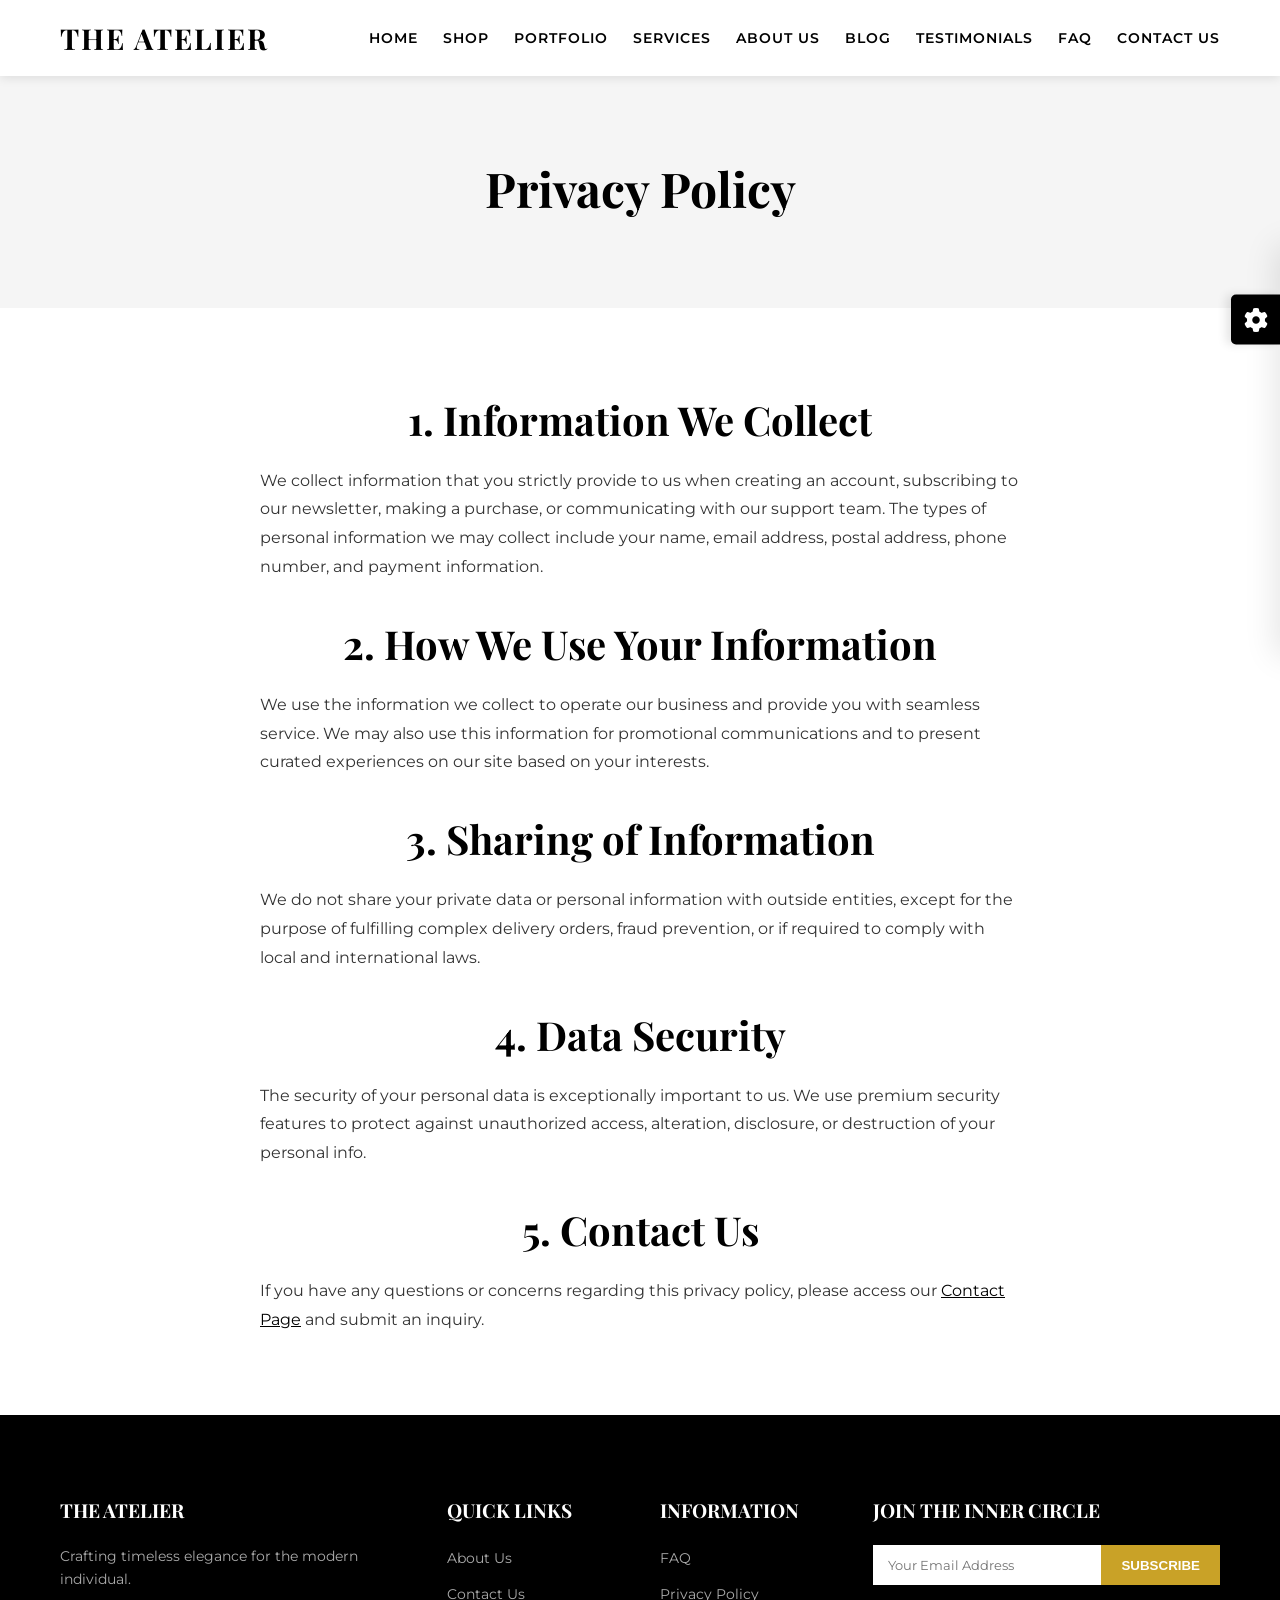
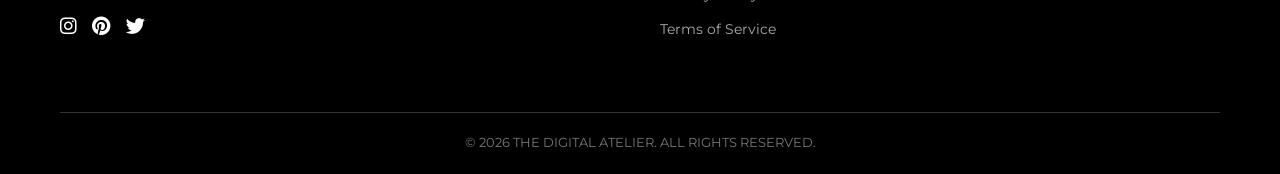
<file: fashion-business-website/privacy.html>
﻿<!DOCTYPE html>
<html lang="en">
<head>
    <meta charset="UTF-8">
    <meta name="viewport" content="width=device-width, initial-scale=1.0">
    <title>Privacy Policy | The Atelier</title>
    <!-- Google Fonts -->
    <link href="https://fonts.googleapis.com/css2?family=Montserrat:wght@400;600;700&family=Playfair+Display:ital,wght@0,400;0,700;1,400&display=swap" rel="stylesheet">
    <link rel="stylesheet" href="css/styles.css">
    <link rel="stylesheet" href="https://cdnjs.cloudflare.com/ajax/libs/font-awesome/6.4.0/css/all.min.css">
</head>
<body>

    <header id="main-header" class="solid-nav">
        <div class="nav-container">
            <a href="index.html" class="logo">The Atelier</a>
            <button class="hamburger" id="hamburger-menu" aria-label="Toggle Navigation">
                <span></span><span></span><span></span>
            </button>
            <nav>
                <ul class="nav-menu" id="nav-menu">
                    <li><a href="index.html" class="nav-link">Home</a></li>
                    <li><a href="shop.html" class="nav-link">Shop</a></li>
                    <li><a href="portfolio.html" class="nav-link">Portfolio</a></li>
                    <li><a href="services.html" class="nav-link">Services</a></li>
                    <li><a href="about.html" class="nav-link">About Us</a></li>
                    <li><a href="blog.html" class="nav-link">Blog</a></li>
                    <li><a href="testimonials.html" class="nav-link">Testimonials</a></li>
                    <li><a href="faq.html" class="nav-link">FAQ</a></li>
                    <li><a href="contact.html" class="nav-link">Contact Us</a></li>
                </ul>
            </nav>
        </div>
    </header>

    <main>
        <section class="page-header fade-in">
            <div class="container">
                <h1>Privacy Policy</h1>
            </div>
        </section>

        <section class="section-padding fade-in">
            <div class="container text-content" style="max-width: 800px; margin: 0 auto;">
                <h2 style="margin-bottom: 15px;">1. Information We Collect</h2>
                <p style="margin-bottom: 30px; line-height: 1.8;">We collect information that you strictly provide to us when creating an account, subscribing to our newsletter, making a purchase, or communicating with our support team. The types of personal information we may collect include your name, email address, postal address, phone number, and payment information.</p>
                
                <h2 style="margin-bottom: 15px;">2. How We Use Your Information</h2>
                <p style="margin-bottom: 30px; line-height: 1.8;">We use the information we collect to operate our business and provide you with seamless service. We may also use this information for promotional communications and to present curated experiences on our site based on your interests.</p>
                
                <h2 style="margin-bottom: 15px;">3. Sharing of Information</h2>
                <p style="margin-bottom: 30px; line-height: 1.8;">We do not share your private data or personal information with outside entities, except for the purpose of fulfilling complex delivery orders, fraud prevention, or if required to comply with local and international laws.</p>
                
                <h2 style="margin-bottom: 15px;">4. Data Security</h2>
                <p style="margin-bottom: 30px; line-height: 1.8;">The security of your personal data is exceptionally important to us. We use premium security features to protect against unauthorized access, alteration, disclosure, or destruction of your personal info.</p>
                
                <h2 style="margin-bottom: 15px;">5. Contact Us</h2>
                <p style="line-height: 1.8;">If you have any questions or concerns regarding this privacy policy, please access our <a href="contact.html" style="color:var(--primary-color); text-decoration: underline;">Contact Page</a> and submit an inquiry.</p>
            </div>
        </section>
    </main>

    <footer>
        <div class="container">
            <div class="footer-grid fade-in">
                <div class="footer-col">
                    <h3>The Atelier</h3>
                    <p>Crafting timeless elegance for the modern individual.</p>
                    <div class="social-icons">
                        <a href="#"><i class="fa-brands fa-instagram"></i></a>
                        <a href="#"><i class="fa-brands fa-pinterest"></i></a>
                        <a href="#"><i class="fa-brands fa-twitter"></i></a>
                    </div>
                </div>
                <div class="footer-col">
                    <h3>Quick Links</h3>
                    <ul class="footer-links">
                        <li><a href="about.html">About Us</a></li>
                        <li><a href="contact.html">Contact Us</a></li>
                    </ul>
                </div>
                <div class="footer-col">
                    <h3>Information</h3>
                    <ul class="footer-links">
                        <li><a href="faq.html">FAQ</a></li>
                        <li><a href="privacy.html">Privacy Policy</a></li>
                        <li><a href="terms.html">Terms of Service</a></li>
                    </ul>
                </div>
                <div class="footer-col">
                    <h3>Join the Inner Circle</h3>
                    <form class="newsletter-form">
                        <input type="email" placeholder="Your Email Address" required>
                        <button type="submit">Subscribe</button>
                    </form>
                </div>
            </div>
            <div class="footer-bottom">
                <p>&copy; 2026 THE DIGITAL ATELIER. ALL RIGHTS RESERVED.</p>
            </div>
        </div>
    </footer>
    <script src="js/script.js"></script>
</body>
</html>
</file>
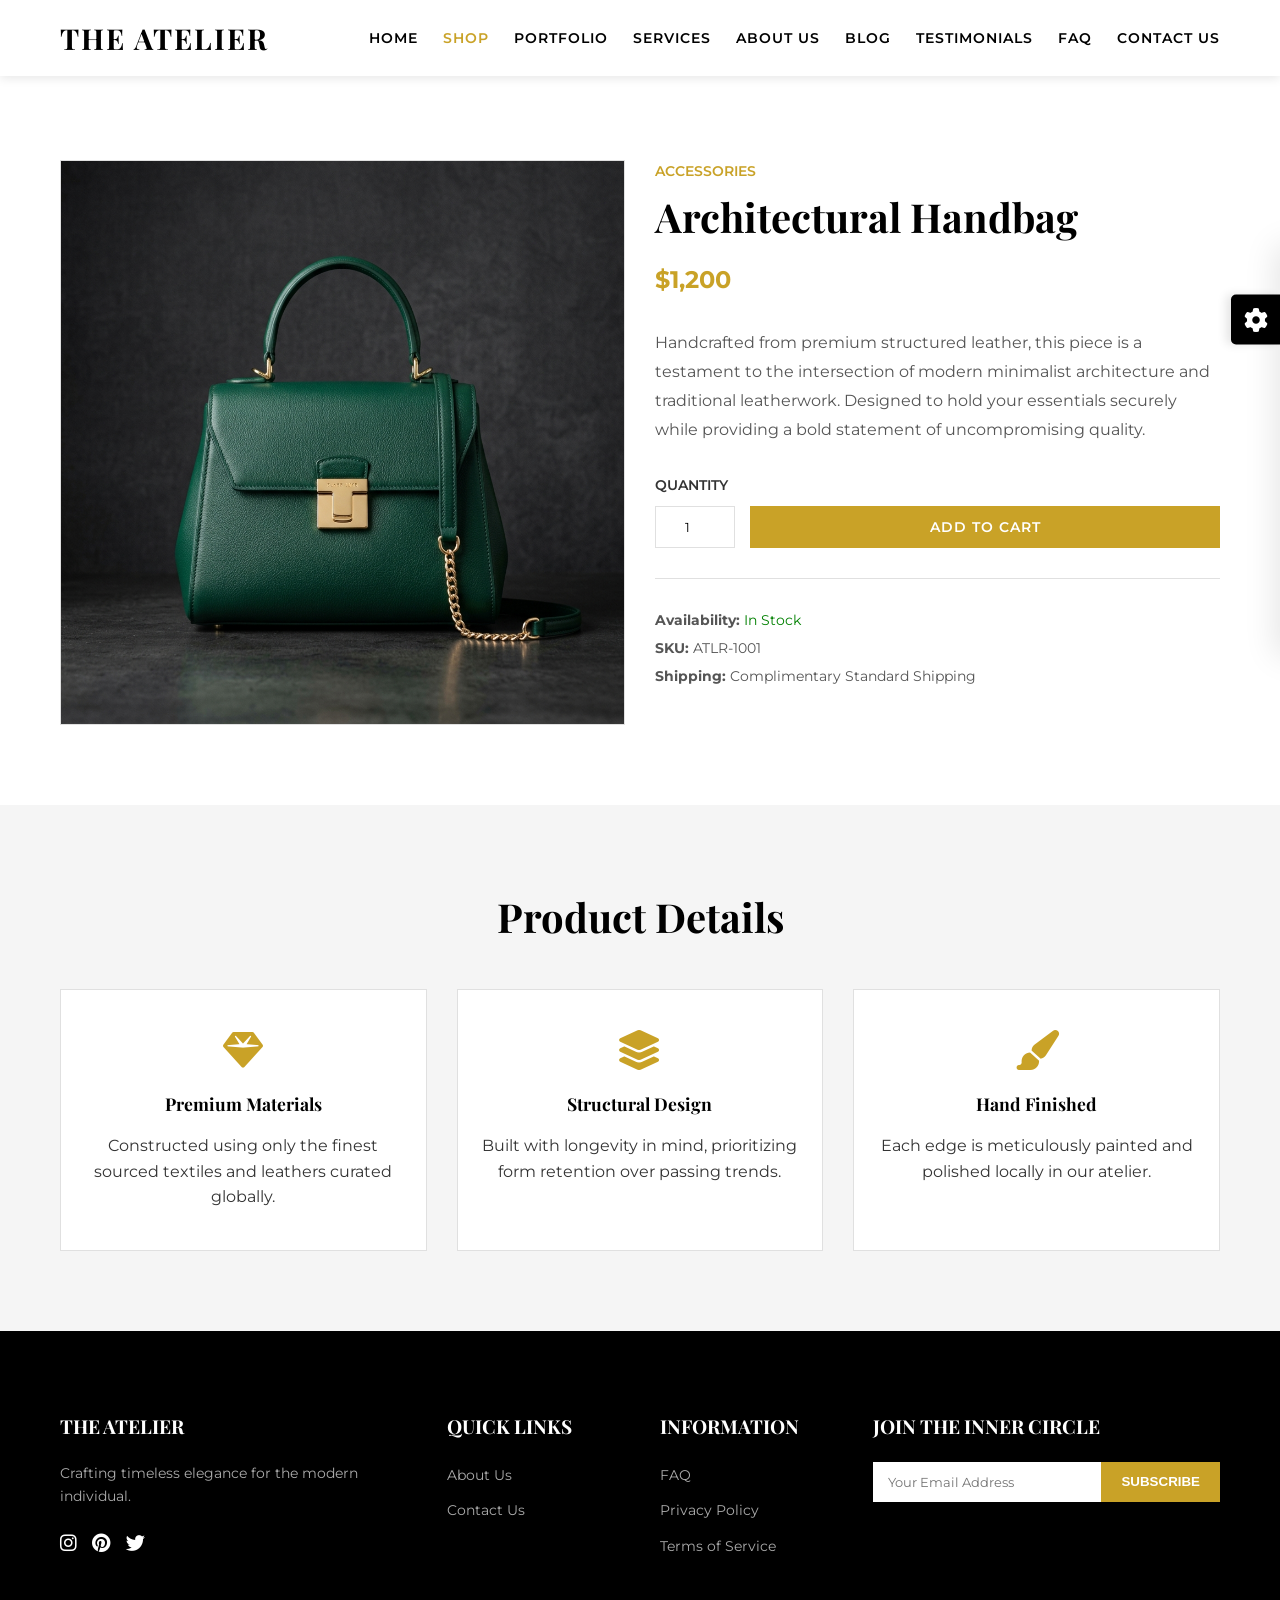
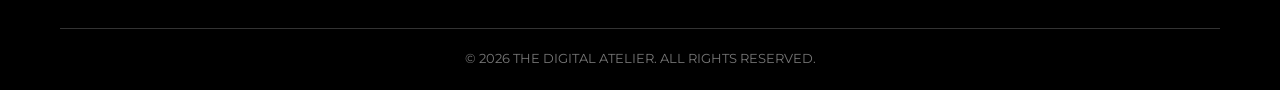
<file: fashion-business-website/product-details.html>
<!DOCTYPE html>
<html lang="en">
<head>
    <meta charset="UTF-8">
    <meta name="viewport" content="width=device-width, initial-scale=1.0">
    <title>Product Details | The Atelier</title>
    <!-- Google Fonts -->
    <link href="https://fonts.googleapis.com/css2?family=Montserrat:wght@400;600;700&family=Playfair+Display:ital,wght@0,400;0,700;1,400&display=swap" rel="stylesheet">
    <link rel="stylesheet" href="css/styles.css">
    <link rel="stylesheet" href="https://cdnjs.cloudflare.com/ajax/libs/font-awesome/6.4.0/css/all.min.css">
</head>
<body>

    <header id="main-header" class="solid-nav">
        <div class="nav-container">
            <a href="index.html" class="logo">The Atelier</a>
            <button class="hamburger" id="hamburger-menu" aria-label="Toggle Navigation">
                <span></span><span></span><span></span>
            </button>
            <nav>
                <ul class="nav-menu" id="nav-menu">
                    <li><a href="index.html" class="nav-link">Home</a></li>
                    <li><a href="shop.html" class="nav-link active">Shop</a></li>
                    <li><a href="portfolio.html" class="nav-link">Portfolio</a></li>
                    <li><a href="services.html" class="nav-link">Services</a></li>
                    <li><a href="about.html" class="nav-link">About Us</a></li>
                    <li><a href="blog.html" class="nav-link">Blog</a></li>
                    <li><a href="testimonials.html" class="nav-link">Testimonials</a></li>
                    <li><a href="faq.html" class="nav-link">FAQ</a></li>
                    <li><a href="contact.html" class="nav-link">Contact Us</a></li>
                </ul>
            </nav>
        </div>
    </header>

    <main>
        <section class="section-padding fade-in" style="margin-top: 80px;">
            <div class="container">
                <!-- Product Details Layout -->
                <div class="grid-2" style="align-items: start;">
                    <div class="product-gallery">
                        <img id="detail-image" src="images/product1.png" alt="Product Image" style="width: 100%; object-fit: cover; border: 1px solid var(--light-gray);">
                    </div>
                    
                    <div class="product-specs">
                        <span style="color: var(--accent-color); text-transform: uppercase; font-size: 0.9rem; font-weight: 600; margin-bottom: 10px; display: block;" id="detail-category">Accessories</span>
                        <h1 id="detail-title" style="margin-bottom: 20px; font-size: 2.5rem;">Architectural Handbag</h1>
                        <p class="price" id="detail-price" style="font-size: 1.5rem; margin-bottom: 30px;">$1,200</p>
                        
                        <p style="margin-bottom: 30px; line-height: 1.8; color: #555;">Handcrafted from premium structured leather, this piece is a testament to the intersection of modern minimalist architecture and traditional leatherwork. Designed to hold your essentials securely while providing a bold statement of uncompromising quality.</p>
                        
                        <div style="margin-bottom: 30px; border-bottom: 1px solid var(--light-gray); padding-bottom: 30px;">
                            <label style="display: block; font-weight: 600; margin-bottom: 10px; text-transform: uppercase; font-size: 0.85rem;">Quantity</label>
                            <div style="display: flex; gap: 15px;">
                                <input type="number" value="1" min="1" style="width: 80px; padding: 12px; text-align: center; border: 1px solid var(--light-gray); font-family: var(--font-body); outline: none;">
                                <button class="btn btn-primary" style="flex: 1;">Add to Cart</button>
                            </div>
                        </div>

                        <div class="product-metadata" style="font-size: 0.9rem; color: #555;">
                            <p style="margin-bottom: 5px;"><strong>Availability:</strong> <span style="color: green;">In Stock</span></p>
                            <p style="margin-bottom: 5px;"><strong>SKU:</strong> ATLR-1001</p>
                            <p><strong>Shipping:</strong> Complimentary Standard Shipping</p>
                        </div>
                    </div>
                </div>
            </div>
        </section>

        <!-- Product Features Section -->
        <section class="section-padding bg-light fade-in">
            <div class="container text-center">
                <h2 style="margin-bottom: 40px;">Product Details</h2>
                <div class="grid-3">
                    <div class="service-icon-card">
                        <i class="fa-solid fa-gem"></i>
                        <h3>Premium Materials</h3>
                        <p>Constructed using only the finest sourced textiles and leathers curated globally.</p>
                    </div>
                    <div class="service-icon-card">
                        <i class="fa-solid fa-layer-group"></i>
                        <h3>Structural Design</h3>
                        <p>Built with longevity in mind, prioritizing form retention over passing trends.</p>
                    </div>
                    <div class="service-icon-card">
                        <i class="fa-solid fa-paintbrush"></i>
                        <h3>Hand Finished</h3>
                        <p>Each edge is meticulously painted and polished locally in our atelier.</p>
                    </div>
                </div>
            </div>
        </section>
    </main>

    <footer>
        <div class="container">
            <div class="footer-grid fade-in">
                <div class="footer-col">
                    <h3>The Atelier</h3>
                    <p>Crafting timeless elegance for the modern individual.</p>
                    <div class="social-icons">
                        <a href="#"><i class="fa-brands fa-instagram"></i></a>
                        <a href="#"><i class="fa-brands fa-pinterest"></i></a>
                        <a href="#"><i class="fa-brands fa-twitter"></i></a>
                    </div>
                </div>
                <div class="footer-col">
                    <h3>Quick Links</h3>
                    <ul class="footer-links">
                        <li><a href="about.html">About Us</a></li>
                        <li><a href="contact.html">Contact Us</a></li>
                    </ul>
                </div>
                <div class="footer-col">
                    <h3>Information</h3>
                    <ul class="footer-links">
                        <li><a href="faq.html">FAQ</a></li>
                        <li><a href="privacy.html">Privacy Policy</a></li>
                        <li><a href="terms.html">Terms of Service</a></li>
                    </ul>
                </div>
                <div class="footer-col">
                    <h3>Join the Inner Circle</h3>
                    <form class="newsletter-form">
                        <input type="email" placeholder="Your Email Address" required>
                        <button type="submit">Subscribe</button>
                    </form>
                </div>
            </div>
            <div class="footer-bottom">
                <p>&copy; 2026 THE DIGITAL ATELIER. ALL RIGHTS RESERVED.</p>
            </div>
        </div>
    </footer>
    
    <script src="js/script.js"></script>
    <script>
        document.addEventListener('DOMContentLoaded', () => {
            const urlParams = new URLSearchParams(window.location.search);
            const productId = urlParams.get('id');
            const productTitle = urlParams.get('title');
            const productPrice = urlParams.get('price');
            const productImg = urlParams.get('img');
            
            if (productTitle) document.getElementById('detail-title').innerText = productTitle;
            if (productPrice) document.getElementById('detail-price').innerText = productPrice;
            if (productImg) document.getElementById('detail-image').src = productImg;
        });
    </script>
</body>
</html>
</file>
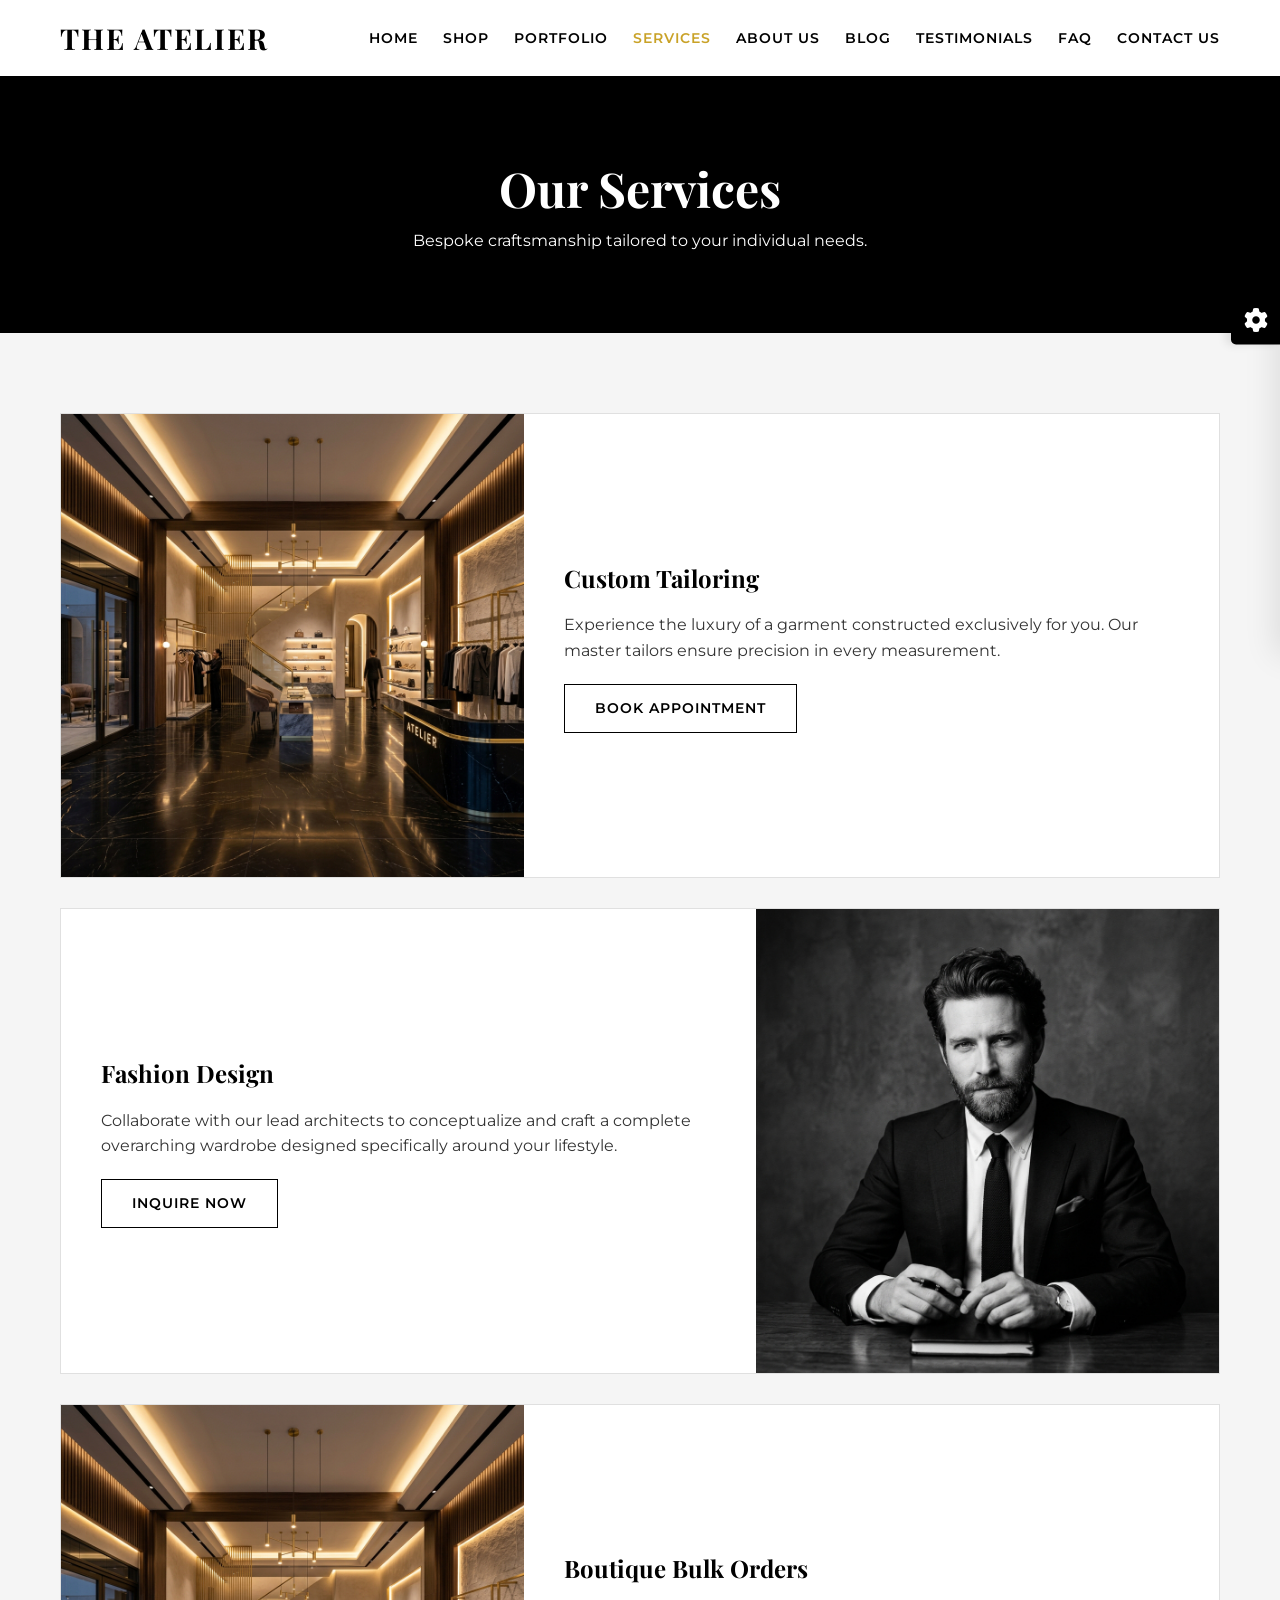
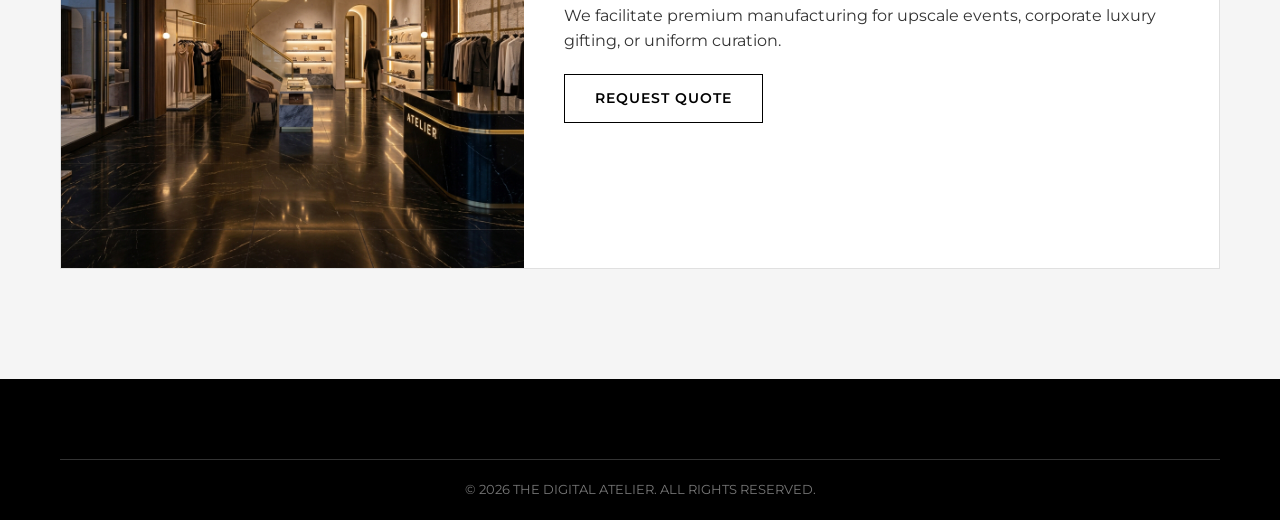
<file: fashion-business-website/services.html>
﻿<!DOCTYPE html>
<html lang="en">
<head>
    <meta charset="UTF-8">
    <meta name="viewport" content="width=device-width, initial-scale=1.0">
    <title>Services | The Atelier</title>
    <link href="https://fonts.googleapis.com/css2?family=Montserrat:wght@400;600;700&family=Playfair+Display:ital,wght@0,400;0,700;1,400&display=swap" rel="stylesheet">
    <link rel="stylesheet" href="css/styles.css">
    <link rel="stylesheet" href="https://cdnjs.cloudflare.com/ajax/libs/font-awesome/6.4.0/css/all.min.css">
</head>
<body>
    <header id="main-header" class="solid-nav">
        <div class="nav-container">
            <a href="index.html" class="logo">The Atelier</a>
            <button class="hamburger" id="hamburger-menu" aria-label="Toggle Navigation">
                <span></span><span></span><span></span>
            </button>
            <nav>
                <ul class="nav-menu" id="nav-menu">
                    <li><a href="index.html" class="nav-link">Home</a></li>

                    <li><a href="shop.html" class="nav-link">Shop</a></li>
                    <li><a href="portfolio.html" class="nav-link">Portfolio</a></li>
                    <li><a href="services.html" class="nav-link active">Services</a></li>
                    <li><a href="about.html" class="nav-link">About Us</a></li>
                    <li><a href="blog.html" class="nav-link">Blog</a></li>
                    <li><a href="testimonials.html" class="nav-link">Testimonials</a></li>
                    <li><a href="faq.html" class="nav-link">FAQ</a></li>
                    <li><a href="contact.html" class="nav-link">Contact Us</a></li>
                </ul>
            </nav>
        </div>
    </header>

    <main>
        <section class="page-header dark-bg fade-in">
            <div class="container">
                <h1>Our Services</h1>
                <p>Bespoke craftsmanship tailored to your individual needs.</p>
            </div>
        </section>

        <section class="section-padding bg-light fade-in">
            <div class="container">
                <article class="service-card">
                    <img src="images/service1.png" alt="Custom Tailoring">
                    <div class="service-content">
                        <h3>Custom Tailoring</h3>
                        <p style="margin-bottom: 20px;">Experience the luxury of a garment constructed exclusively for you. Our master tailors ensure precision in every measurement.</p>
                        <a href="contact.html" class="btn btn-outline-dark" style="align-self: flex-start;">Book Appointment</a>
                    </div>
                </article>

                <article class="service-card" style="flex-direction: row-reverse;">
                    <img src="images/team1.png" alt="Fashion Design">
                    <div class="service-content">
                        <h3>Fashion Design</h3>
                        <p style="margin-bottom: 20px;">Collaborate with our lead architects to conceptualize and craft a complete overarching wardrobe designed specifically around your lifestyle.</p>
                        <a href="contact.html" class="btn btn-outline-dark" style="align-self: flex-start;">Inquire Now</a>
                    </div>
                </article>

                <article class="service-card">
                    <img src="images/portfolio1.png" alt="Bulk Orders">
                    <div class="service-content">
                        <h3>Boutique Bulk Orders</h3>
                        <p style="margin-bottom: 20px;">We facilitate premium manufacturing for upscale events, corporate luxury gifting, or uniform curation.</p>
                        <a href="contact.html" class="btn btn-outline-dark" style="align-self: flex-start;">Request Quote</a>
                    </div>
                </article>
            </div>
        </section>
    </main>

    <footer>
        <div class="container">
            <div class="footer-bottom">
                <p>&copy; 2026 THE DIGITAL ATELIER. ALL RIGHTS RESERVED.</p>
            </div>
        </div>
    </footer>
    <script src="js/script.js"></script>
</body>
</html>
</file>
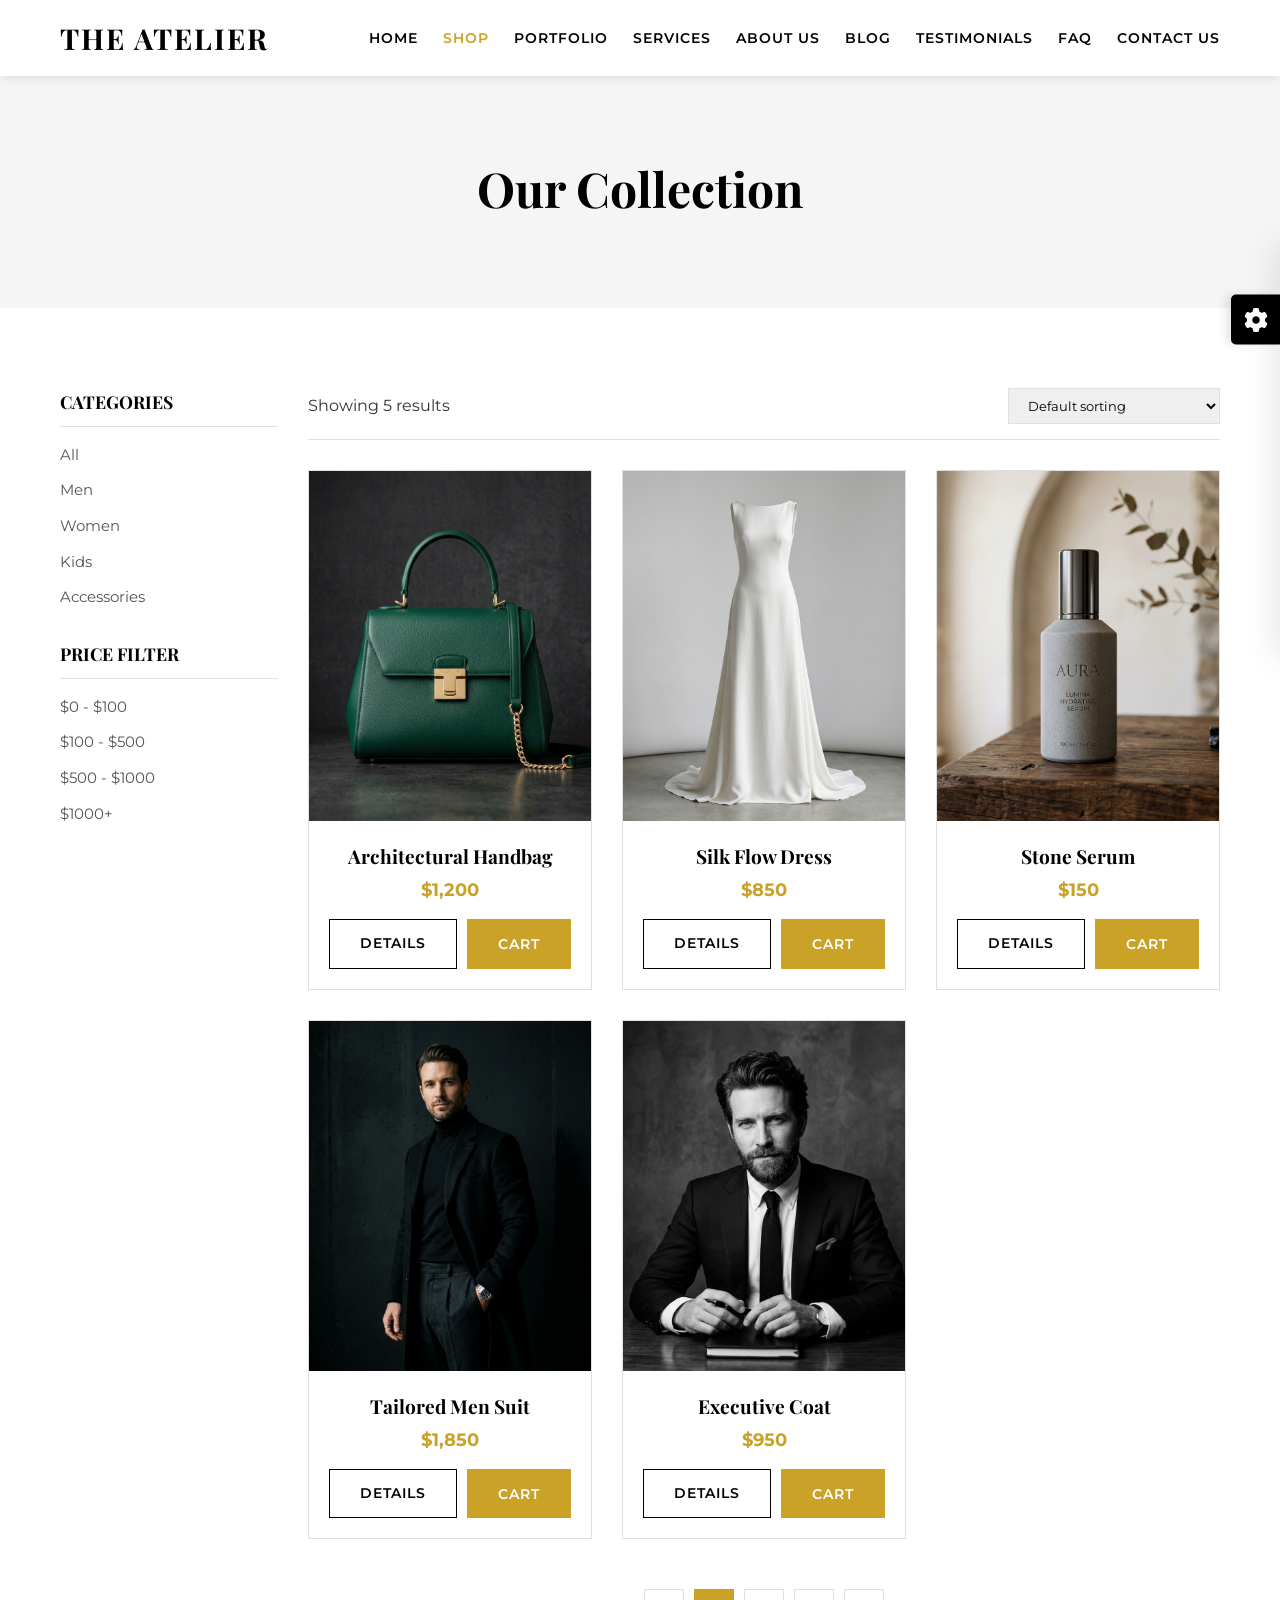
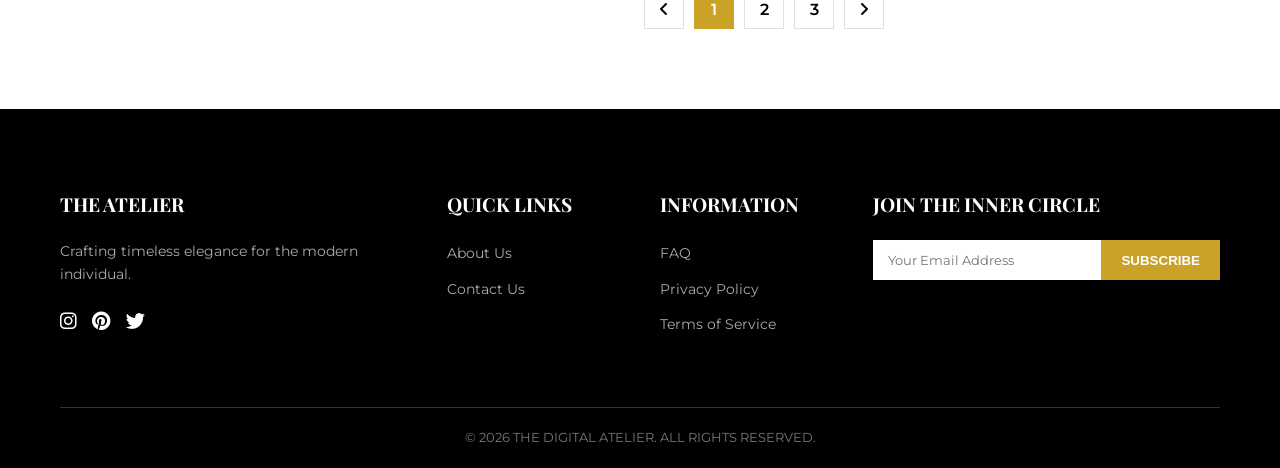
<file: fashion-business-website/shop.html>
<!DOCTYPE html>
<html lang="en">
<head>
    <meta charset="UTF-8">
    <meta name="viewport" content="width=device-width, initial-scale=1.0">
    <title>Shop | The Atelier</title>
    <!-- Google Fonts -->
    <link href="https://fonts.googleapis.com/css2?family=Montserrat:wght@400;600;700&family=Playfair+Display:ital,wght@0,400;0,700;1,400&display=swap" rel="stylesheet">
    <link rel="stylesheet" href="css/styles.css">
    <link rel="stylesheet" href="https://cdnjs.cloudflare.com/ajax/libs/font-awesome/6.4.0/css/all.min.css">
</head>
<body>

    <header id="main-header" class="solid-nav">
        <div class="nav-container">
            <a href="index.html" class="logo">The Atelier</a>
            <button class="hamburger" id="hamburger-menu" aria-label="Toggle Navigation">
                <span></span><span></span><span></span>
            </button>
            <nav>
                <ul class="nav-menu" id="nav-menu">
                    <li><a href="index.html" class="nav-link">Home</a></li>

                    <li><a href="shop.html" class="nav-link active">Shop</a></li>
                    <li><a href="portfolio.html" class="nav-link">Portfolio</a></li>
                    <li><a href="services.html" class="nav-link">Services</a></li>
                    <li><a href="about.html" class="nav-link">About Us</a></li>
                    <li><a href="blog.html" class="nav-link">Blog</a></li>
                    <li><a href="testimonials.html" class="nav-link">Testimonials</a></li>
                    <li><a href="faq.html" class="nav-link">FAQ</a></li>
                    <li><a href="contact.html" class="nav-link">Contact Us</a></li>
                </ul>
            </nav>
        </div>
    </header>

    <main>
        <section class="page-header fade-in">
            <div class="container">
                <h1>Our Collection</h1>
            </div>
        </section>

        <section class="section-padding fade-in">
            <div class="container shop-layout">
                
                <!-- Sidebar Filters -->
                <aside class="shop-sidebar">
                    <div class="filter-group">
                        <h4>Categories</h4>
                        <ul>
                            <li><a href="shop.html?category=all">All</a></li>
                            <li><a href="shop.html?category=men">Men</a></li>
                            <li><a href="shop.html?category=women">Women</a></li>
                            <li><a href="shop.html?category=kids">Kids</a></li>
                            <li><a href="shop.html?category=accessories">Accessories</a></li>
                        </ul>
                    </div>
                    <div class="filter-group">
                        <h4>Price Filter</h4>
                        <ul>
                            <li><a href="shop.html?min=0&max=100">$0 - $100</a></li>
                            <li><a href="shop.html?min=100&max=500">$100 - $500</a></li>
                            <li><a href="shop.html?min=500&max=1000">$500 - $1000</a></li>
                            <li><a href="shop.html?min=1000&max=99999">$1000+</a></li>
                        </ul>
                    </div>
                </aside>

                <!-- Shop Main -->
                <div class="shop-main">
                    <div class="shop-topbar">
                        <p id="shop-result-count">Showing 1â€“6 of 24 results</p>
                        <div class="sort-dropdown">
                            <select id="sort-select" onchange="window.location.href=this.value;">
                                <option value="shop.html">Default sorting</option>
                                <option value="shop.html?sort=popularity">Sort by popularity</option>
                                <option value="shop.html?sort=newness">Sort by newness</option>
                                <option value="shop.html?sort=price_low">Sort by price: low to high</option>
                                <option value="shop.html?sort=price_high">Sort by price: high to low</option>
                            </select>
                        </div>
                    </div>
                    
                    <div class="grid-3">
                        <!-- Product 1 -->
                        <article class="product-card" data-category="accessories" data-price="1200" data-popularity="5" data-newness="3">
                            <div class="product-image-container">
                                <img src="images/product1.png" alt="Architectural Handbag">
                            </div>
                            <div class="product-info">
                                <h3>Architectural Handbag</h3>
                                <span class="price">$1,200</span>
                                <div style="display: flex; gap: 10px;">
                                    <a href="product-details.html?title=Architectural+Handbag&price=$1,200&img=images/product1.png" class="btn btn-outline-dark" style="flex:1;">Details</a>
                                    <button class="btn btn-primary" style="flex:1; border: 1px solid var(--accent-color);">Cart</button>
                                </div>
                            </div>
                        </article>
                        <!-- Product 2 -->
                        <article class="product-card" data-category="women" data-price="850" data-popularity="3" data-newness="5">
                            <div class="product-image-container">
                                <img src="images/product2.png" alt="Silk Flow Dress">
                            </div>
                            <div class="product-info">
                                <h3>Silk Flow Dress</h3>
                                <span class="price">$850</span>
                                <div style="display: flex; gap: 10px;">
                                    <a href="product-details.html?title=Silk+Flow+Dress&price=$850&img=images/product2.png" class="btn btn-outline-dark" style="flex:1;">Details</a>
                                    <button class="btn btn-primary" style="flex:1; border: 1px solid var(--accent-color);">Cart</button>
                                </div>
                            </div>
                        </article>
                        <!-- Product 3 -->
                        <article class="product-card" data-category="women" data-price="150" data-popularity="4" data-newness="4">
                            <div class="product-image-container">
                                <img src="images/product3.png" alt="Stone Serum">
                            </div>
                            <div class="product-info">
                                <h3>Stone Serum</h3>
                                <span class="price">$150</span>
                                <div style="display: flex; gap: 10px;">
                                    <a href="product-details.html?title=Stone+Serum&price=$150&img=images/product3.png" class="btn btn-outline-dark" style="flex:1;">Details</a>
                                    <button class="btn btn-primary" style="flex:1; border: 1px solid var(--accent-color);">Cart</button>
                                </div>
                            </div>
                        </article>
                         <!-- Product 4 -->
                         <article class="product-card" data-category="men" data-price="1850" data-popularity="1" data-newness="1">
                            <div class="product-image-container">
                                <img src="images/hero.png" alt="Tailored Suit Men">
                            </div>
                            <div class="product-info">
                                <h3>Tailored Men Suit</h3>
                                <span class="price">$1,850</span>
                                <div style="display: flex; gap: 10px;">
                                    <a href="product-details.html?title=Tailored+Men+Suit&price=$1,850&img=images/hero.png" class="btn btn-outline-dark" style="flex:1;">Details</a>
                                    <button class="btn btn-primary" style="flex:1; border: 1px solid var(--accent-color);">Cart</button>
                                </div>
                            </div>
                        </article>
                         <!-- Product 5 -->
                         <article class="product-card" data-category="men" data-price="950" data-popularity="2" data-newness="2">
                            <div class="product-image-container">
                                <img src="images/team1.png" alt="Executive Coat">
                            </div>
                            <div class="product-info">
                                <h3>Executive Coat</h3>
                                <span class="price">$950</span>
                                <div style="display: flex; gap: 10px;">
                                    <a href="product-details.html?title=Executive+Coat&price=$950&img=images/team1.png" class="btn btn-outline-dark" style="flex:1;">Details</a>
                                    <button class="btn btn-primary" style="flex:1; border: 1px solid var(--accent-color);">Cart</button>
                                </div>
                            </div>
                        </article>
                    </div>

                    <!-- Pagination -->
                    <div class="pagination">
                        <a href="#" class="page-btn"><i class="fa-solid fa-angle-left"></i></a>
                        <a href="#" class="page-btn active">1</a>
                        <a href="#" class="page-btn">2</a>
                        <a href="#" class="page-btn">3</a>
                        <a href="#" class="page-btn"><i class="fa-solid fa-angle-right"></i></a>
                    </div>
                </div>
            </div>
        </section>
    </main>

    <!-- Footer Component is identical to Index -->
    <footer>
        <div class="container">
            <div class="footer-grid fade-in">
                <div class="footer-col">
                    <h3>The Atelier</h3>
                    <p>Crafting timeless elegance for the modern individual.</p>
                    <div class="social-icons">
                        <a href="#"><i class="fa-brands fa-instagram"></i></a>
                        <a href="#"><i class="fa-brands fa-pinterest"></i></a>
                        <a href="#"><i class="fa-brands fa-twitter"></i></a>
                    </div>
                </div>
                <div class="footer-col">
                    <h3>Quick Links</h3>
                    <ul class="footer-links">

                        <li><a href="about.html">About Us</a></li>
                        <li><a href="contact.html">Contact Us</a></li>
                    </ul>
                </div>
                <div class="footer-col">
                    <h3>Information</h3>
                    <ul class="footer-links">
                        <li><a href="faq.html">FAQ</a></li>
                        <li><a href="privacy.html">Privacy Policy</a></li>
                        <li><a href="terms.html">Terms of Service</a></li>
                    </ul>
                </div>
                <div class="footer-col">
                    <h3>Join the Inner Circle</h3>
                    <form class="newsletter-form">
                        <input type="email" placeholder="Your Email Address" required>
                        <button type="submit">Subscribe</button>
                    </form>
                </div>
            </div>
            <div class="footer-bottom">
                <p>&copy; 2026 THE DIGITAL ATELIER. ALL RIGHTS RESERVED.</p>
            </div>
        </div>
    </footer>
    <script src="js/script.js"></script>
</body>
</html>
</file>
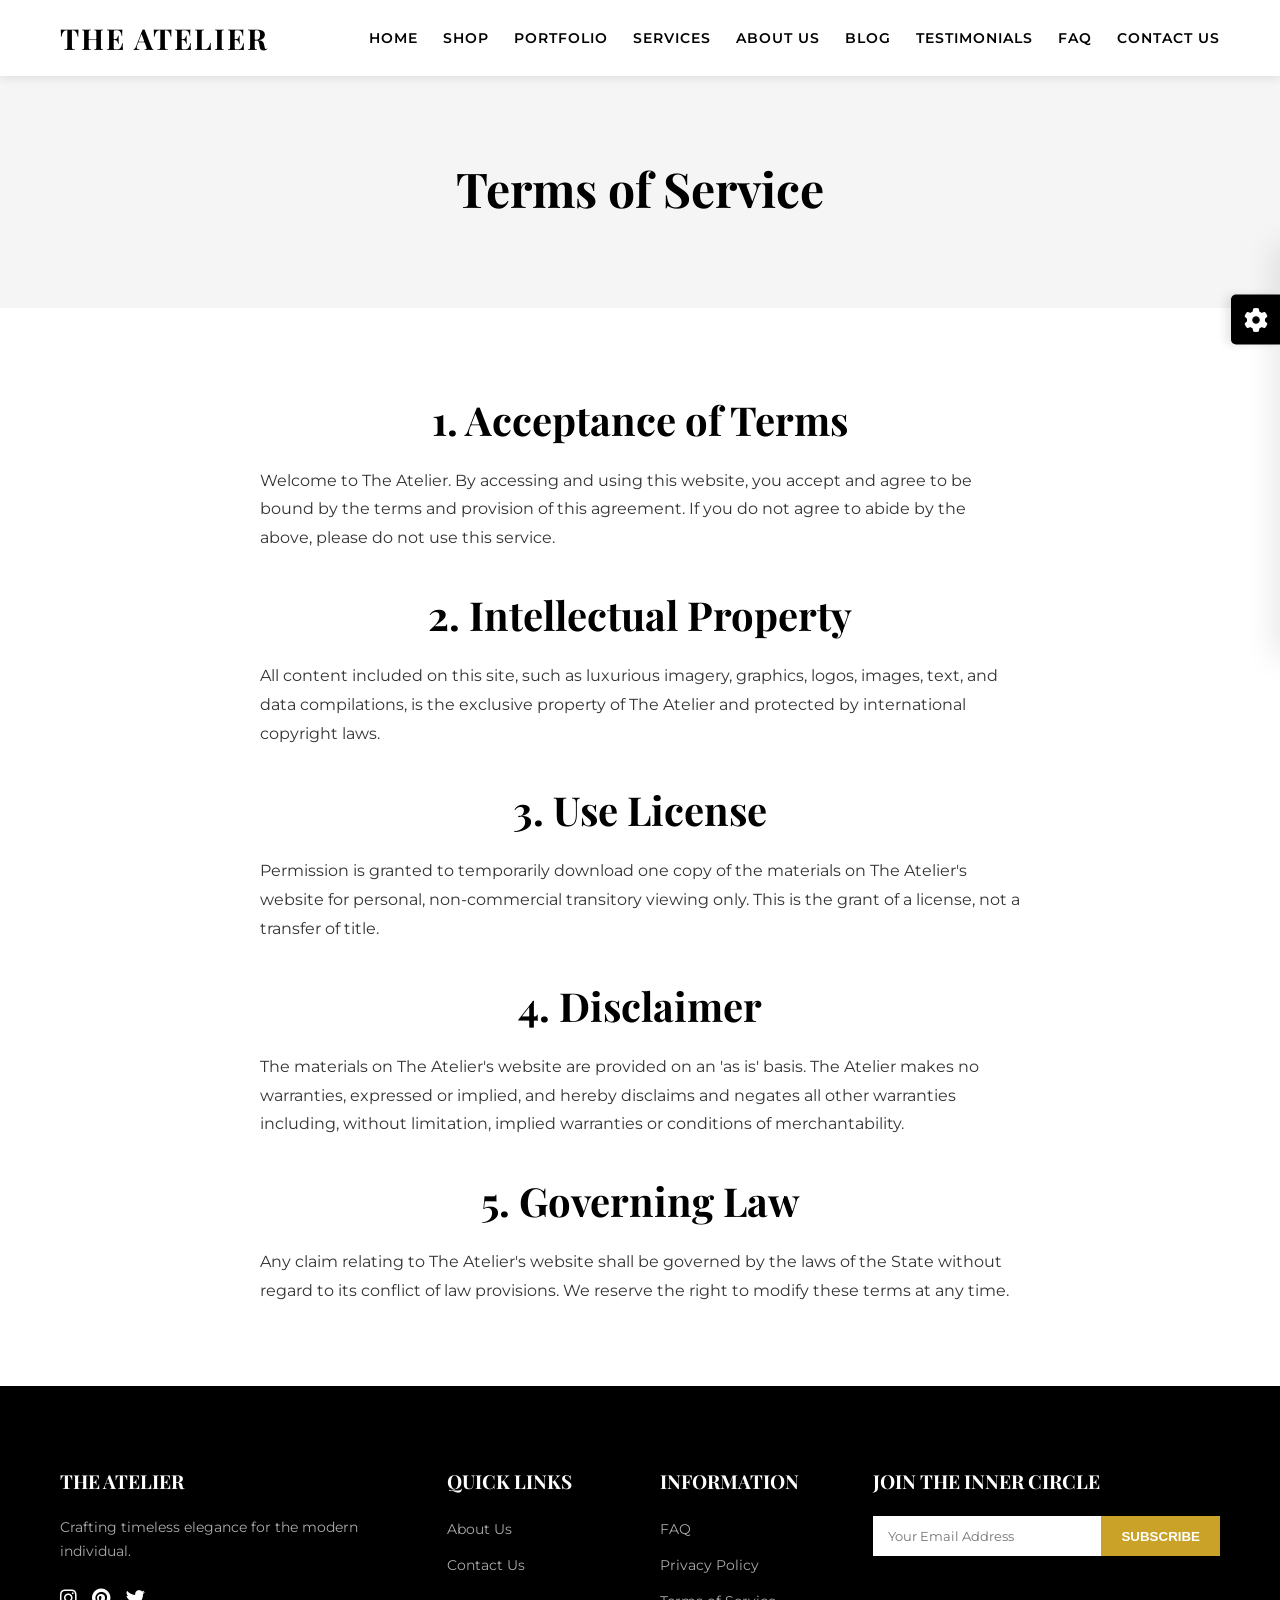
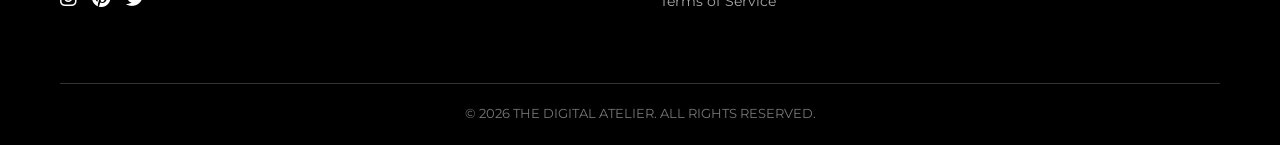
<file: fashion-business-website/terms.html>
﻿<!DOCTYPE html>
<html lang="en">
<head>
    <meta charset="UTF-8">
    <meta name="viewport" content="width=device-width, initial-scale=1.0">
    <title>Terms of Service | The Atelier</title>
    <!-- Google Fonts -->
    <link href="https://fonts.googleapis.com/css2?family=Montserrat:wght@400;600;700&family=Playfair+Display:ital,wght@0,400;0,700;1,400&display=swap" rel="stylesheet">
    <link rel="stylesheet" href="css/styles.css">
    <link rel="stylesheet" href="https://cdnjs.cloudflare.com/ajax/libs/font-awesome/6.4.0/css/all.min.css">
</head>
<body>

    <header id="main-header" class="solid-nav">
        <div class="nav-container">
            <a href="index.html" class="logo">The Atelier</a>
            <button class="hamburger" id="hamburger-menu" aria-label="Toggle Navigation">
                <span></span><span></span><span></span>
            </button>
            <nav>
                <ul class="nav-menu" id="nav-menu">
                    <li><a href="index.html" class="nav-link">Home</a></li>
                    <li><a href="shop.html" class="nav-link">Shop</a></li>
                    <li><a href="portfolio.html" class="nav-link">Portfolio</a></li>
                    <li><a href="services.html" class="nav-link">Services</a></li>
                    <li><a href="about.html" class="nav-link">About Us</a></li>
                    <li><a href="blog.html" class="nav-link">Blog</a></li>
                    <li><a href="testimonials.html" class="nav-link">Testimonials</a></li>
                    <li><a href="faq.html" class="nav-link">FAQ</a></li>
                    <li><a href="contact.html" class="nav-link">Contact Us</a></li>
                </ul>
            </nav>
        </div>
    </header>

    <main>
        <section class="page-header fade-in">
            <div class="container">
                <h1>Terms of Service</h1>
            </div>
        </section>

        <section class="section-padding fade-in">
            <div class="container text-content" style="max-width: 800px; margin: 0 auto;">
                <h2 style="margin-bottom: 15px;">1. Acceptance of Terms</h2>
                <p style="margin-bottom: 30px; line-height: 1.8;">Welcome to The Atelier. By accessing and using this website, you accept and agree to be bound by the terms and provision of this agreement. If you do not agree to abide by the above, please do not use this service.</p>
                
                <h2 style="margin-bottom: 15px;">2. Intellectual Property</h2>
                <p style="margin-bottom: 30px; line-height: 1.8;">All content included on this site, such as luxurious imagery, graphics, logos, images, text, and data compilations, is the exclusive property of The Atelier and protected by international copyright laws.</p>
                
                <h2 style="margin-bottom: 15px;">3. Use License</h2>
                <p style="margin-bottom: 30px; line-height: 1.8;">Permission is granted to temporarily download one copy of the materials on The Atelier's website for personal, non-commercial transitory viewing only. This is the grant of a license, not a transfer of title.</p>
                
                <h2 style="margin-bottom: 15px;">4. Disclaimer</h2>
                <p style="margin-bottom: 30px; line-height: 1.8;">The materials on The Atelier's website are provided on an 'as is' basis. The Atelier makes no warranties, expressed or implied, and hereby disclaims and negates all other warranties including, without limitation, implied warranties or conditions of merchantability.</p>
                
                <h2 style="margin-bottom: 15px;">5. Governing Law</h2>
                <p style="line-height: 1.8;">Any claim relating to The Atelier's website shall be governed by the laws of the State without regard to its conflict of law provisions. We reserve the right to modify these terms at any time.</p>
            </div>
        </section>
    </main>

    <footer>
        <div class="container">
            <div class="footer-grid fade-in">
                <div class="footer-col">
                    <h3>The Atelier</h3>
                    <p>Crafting timeless elegance for the modern individual.</p>
                    <div class="social-icons">
                        <a href="#"><i class="fa-brands fa-instagram"></i></a>
                        <a href="#"><i class="fa-brands fa-pinterest"></i></a>
                        <a href="#"><i class="fa-brands fa-twitter"></i></a>
                    </div>
                </div>
                <div class="footer-col">
                    <h3>Quick Links</h3>
                    <ul class="footer-links">
                        <li><a href="about.html">About Us</a></li>
                        <li><a href="contact.html">Contact Us</a></li>
                    </ul>
                </div>
                <div class="footer-col">
                    <h3>Information</h3>
                    <ul class="footer-links">
                        <li><a href="faq.html">FAQ</a></li>
                        <li><a href="privacy.html">Privacy Policy</a></li>
                        <li><a href="terms.html">Terms of Service</a></li>
                    </ul>
                </div>
                <div class="footer-col">
                    <h3>Join the Inner Circle</h3>
                    <form class="newsletter-form">
                        <input type="email" placeholder="Your Email Address" required>
                        <button type="submit">Subscribe</button>
                    </form>
                </div>
            </div>
            <div class="footer-bottom">
                <p>&copy; 2026 THE DIGITAL ATELIER. ALL RIGHTS RESERVED.</p>
            </div>
        </div>
    </footer>
    <script src="js/script.js"></script>
</body>
</html>
</file>
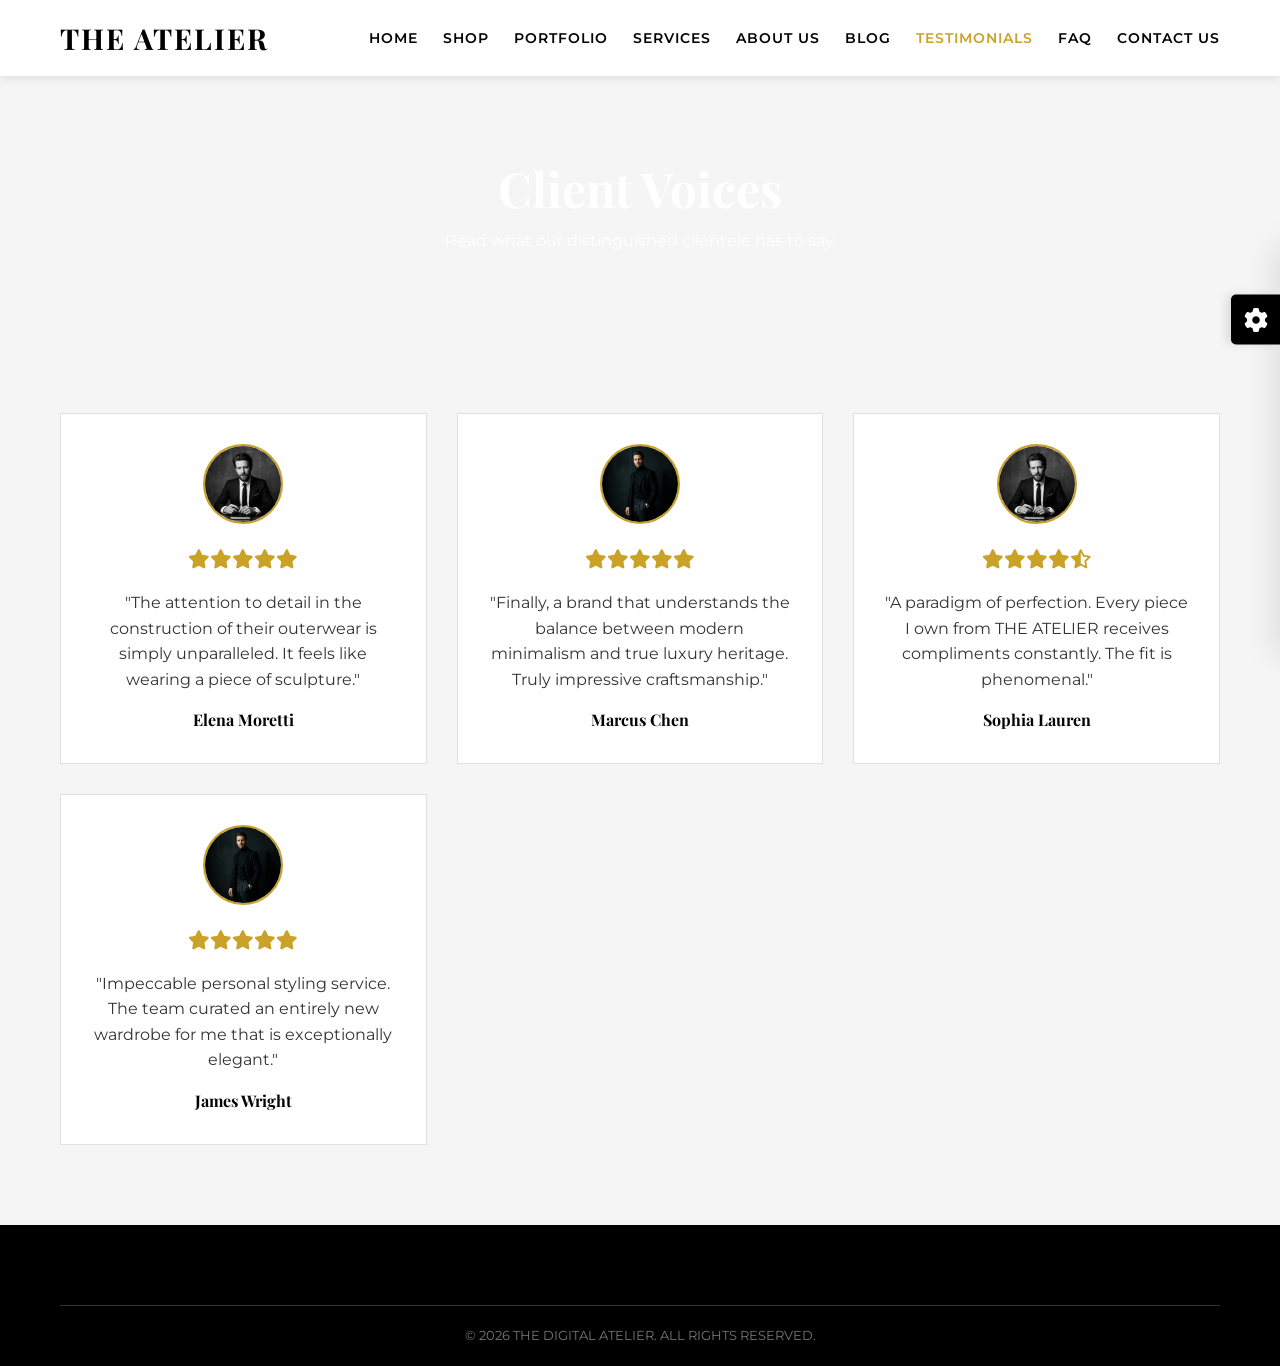
<file: fashion-business-website/testimonials.html>
﻿<!DOCTYPE html>
<html lang="en">
<head>
    <meta charset="UTF-8">
    <meta name="viewport" content="width=device-width, initial-scale=1.0">
    <title>Testimonials | The Atelier</title>
    <link href="https://fonts.googleapis.com/css2?family=Montserrat:wght@400;600;700&family=Playfair+Display:ital,wght@0,400;0,700;1,400&display=swap" rel="stylesheet">
    <link rel="stylesheet" href="css/styles.css">
    <link rel="stylesheet" href="https://cdnjs.cloudflare.com/ajax/libs/font-awesome/6.4.0/css/all.min.css">
</head>
<body>
    <header id="main-header" class="solid-nav">
        <div class="nav-container">
            <a href="index.html" class="logo">The Atelier</a>
            <button class="hamburger" id="hamburger-menu" aria-label="Toggle Navigation">
                <span></span><span></span><span></span>
            </button>
            <nav>
                <ul class="nav-menu" id="nav-menu">
                    <li><a href="index.html" class="nav-link">Home</a></li>

                    <li><a href="shop.html" class="nav-link">Shop</a></li>
                    <li><a href="portfolio.html" class="nav-link">Portfolio</a></li>
                    <li><a href="services.html" class="nav-link">Services</a></li>
                    <li><a href="about.html" class="nav-link">About Us</a></li>
                    <li><a href="blog.html" class="nav-link">Blog</a></li>
                    <li><a href="testimonials.html" class="nav-link active">Testimonials</a></li>
                    <li><a href="faq.html" class="nav-link">FAQ</a></li>
                    <li><a href="contact.html" class="nav-link">Contact Us</a></li>
                </ul>
            </nav>
        </div>
    </header>

    <main>
        <section class="page-header bg-dark fade-in" style="color: white;">
            <div class="container">
                <h1 style="color: white;">Client Voices</h1>
                <p>Read what our distinguished clientele has to say.</p>
            </div>
        </section>

        <section class="section-padding fade-in bg-light">
            <div class="container grid-3">
                
                <div class="review-card">
                    <img src="images/team1.png" alt="Elena Moretti" class="customer-img">
                    <div class="stars">
                        <i class="fa-solid fa-star"></i><i class="fa-solid fa-star"></i><i class="fa-solid fa-star"></i><i class="fa-solid fa-star"></i><i class="fa-solid fa-star"></i>
                    </div>
                    <p class="review-text">"The attention to detail in the construction of their outerwear is simply unparalleled. It feels like wearing a piece of sculpture."</p>
                    <h4 class="customer-name" style="margin-top: 15px;">Elena Moretti</h4>
                </div>

                <div class="review-card">
                    <img src="images/hero.png" alt="Marcus Chen" class="customer-img">
                    <div class="stars">
                        <i class="fa-solid fa-star"></i><i class="fa-solid fa-star"></i><i class="fa-solid fa-star"></i><i class="fa-solid fa-star"></i><i class="fa-solid fa-star"></i>
                    </div>
                    <p class="review-text">"Finally, a brand that understands the balance between modern minimalism and true luxury heritage. Truly impressive craftsmanship."</p>
                    <h4 class="customer-name" style="margin-top: 15px;">Marcus Chen</h4>
                </div>

                <div class="review-card">
                    <img src="images/team1.png" alt="Sophia Lauren" class="customer-img">
                    <div class="stars">
                        <i class="fa-solid fa-star"></i><i class="fa-solid fa-star"></i><i class="fa-solid fa-star"></i><i class="fa-solid fa-star"></i><i class="fa-regular fa-star-half-stroke"></i>
                    </div>
                    <p class="review-text">"A paradigm of perfection. Every piece I own from THE ATELIER receives compliments constantly. The fit is phenomenal."</p>
                    <h4 class="customer-name" style="margin-top: 15px;">Sophia Lauren</h4>
                </div>
                
                <div class="review-card">
                    <img src="images/hero.png" alt="James Wright" class="customer-img">
                    <div class="stars">
                        <i class="fa-solid fa-star"></i><i class="fa-solid fa-star"></i><i class="fa-solid fa-star"></i><i class="fa-solid fa-star"></i><i class="fa-solid fa-star"></i>
                    </div>
                    <p class="review-text">"Impeccable personal styling service. The team curated an entirely new wardrobe for me that is exceptionally elegant."</p>
                    <h4 class="customer-name" style="margin-top: 15px;">James Wright</h4>
                </div>

            </div>
        </section>
    </main>

    <footer>
        <div class="container">
            <div class="footer-bottom">
                <p>&copy; 2026 THE DIGITAL ATELIER. ALL RIGHTS RESERVED.</p>
            </div>
        </div>
    </footer>
    <script src="js/script.js"></script>
</body>
</html>
</file>
<file: fashion-business-website/css/styles.css>
/* =========================================================================
   FASHION BUSINESS WEBSITE - PREMIUM LUXURY
   ========================================================================= */

/* --- Variables --- */
:root {
  --primary-color: #000000;
  --secondary-color: #FFFFFF;
  --accent-color: #C9A227;
  --bg-color: #F5F5F5;
  --text-color: #333333;
  --light-gray: #E0E0E0;
  
  --font-heading: 'Playfair Display', serif;
  --font-body: 'Montserrat', sans-serif;
  
  --transition: all 0.3s ease-in-out;
  --shadow: 0 10px 30px rgba(0, 0, 0, 0.1);
}

/* --- Base Styles --- */
* {
  margin: 0;
  padding: 0;
  box-sizing: border-box;
}

html {
  scroll-behavior: smooth;
}

body {
  font-family: var(--font-body);
  color: var(--text-color);
  background-color: var(--secondary-color);
  line-height: 1.6;
  overflow-x: hidden;
}

h1, h2, h3, h4, h5, h6 {
  font-family: var(--font-heading);
  color: var(--primary-color);
  font-weight: 700;
}

h1 { font-size: 3.5rem; line-height: 1.2; }
h2 { font-size: 2.5rem; margin-bottom: 2rem; text-align: center; }
h3 { font-size: 1.5rem; margin-bottom: 1rem; }

a {
  text-decoration: none;
  color: inherit;
  transition: var(--transition);
}

ul {
  list-style: none;
}

img {
  max-width: 100%;
  height: auto;
  display: block;
}

/* --- Layout & Utilities --- */
.container {
  width: 100%;
  max-width: 1200px;
  margin: 0 auto;
  padding: 0 20px;
}

.section-padding {
  padding: 80px 0;
}

.bg-light {
  background-color: var(--bg-color);
}

.bg-dark {
  background-color: var(--primary-color);
  color: var(--secondary-color);
}

.bg-dark h2, .bg-dark h3, .bg-dark p {
  color: var(--secondary-color);
}

.text-center {
  text-align: center;
}

/* --- Grid Systems --- */
.grid-2, .grid-3, .grid-4 {
  display: grid;
  gap: 30px;
}
.grid-2 { grid-template-columns: repeat(2, 1fr); }
.grid-3 { grid-template-columns: repeat(3, 1fr); }
.grid-4 { grid-template-columns: repeat(4, 1fr); }

/* --- Buttons --- */
.btn {
  display: inline-block;
  padding: 12px 30px;
  font-family: var(--font-body);
  font-size: 0.9rem;
  font-weight: 600;
  text-transform: uppercase;
  letter-spacing: 1px;
  border: none;
  cursor: pointer;
  transition: var(--transition);
  text-align: center;
}

.btn-primary {
  background-color: var(--accent-color);
  color: var(--secondary-color);
}
.btn-primary:hover {
  background-color: #a6841e;
  transform: translateY(-2px);
}

.btn-outline {
  background-color: transparent;
  color: var(--secondary-color);
  border: 1px solid var(--secondary-color);
}
.btn-outline:hover {
  background-color: var(--secondary-color);
  color: var(--primary-color);
  transform: translateY(-2px);
}

.btn-outline-dark {
  background-color: transparent;
  color: var(--primary-color);
  border: 1px solid var(--primary-color);
}
.btn-outline-dark:hover {
  background-color: var(--primary-color);
  color: var(--secondary-color);
  transform: translateY(-2px);
}
.btn-full {
  width: 100%;
}

/* --- Animations --- */
.fade-in {
  opacity: 0;
  transform: translateY(20px);
  transition: opacity 0.8s ease-out, transform 0.8s ease-out;
}
.fade-in.visible {
  opacity: 1;
  transform: translateY(0);
}

/* --- Global Header & Navigation --- */
header {
  position: fixed;
  top: 0;
  left: 0;
  width: 100%;
  z-index: 1000;
  transition: var(--transition);
  padding: 20px 0;
}

/* Transparent Header (default for Index Hero) */
header.transparent-nav {
  background-color: transparent;
}
header.transparent-nav .logo,
header.transparent-nav .nav-link {
  color: var(--secondary-color);
}
header.transparent-nav .hamburger span {
  background-color: var(--secondary-color);
}

/* Solid/Scrolled Header */
header.solid-nav,
header.scrolled {
  background-color: var(--secondary-color);
  padding: 15px 0;
  box-shadow: 0 2px 10px rgba(0,0,0,0.1);
}
header.solid-nav .logo, header.scrolled .logo,
header.solid-nav .nav-link, header.scrolled .nav-link {
  color: var(--primary-color);
}
header.solid-nav .hamburger span, header.scrolled .hamburger span {
  background-color: var(--primary-color);
}

.nav-container {
  display: flex;
  justify-content: space-between;
  align-items: center;
  max-width: 1200px;
  margin: 0 auto;
  padding: 0 20px;
}

.logo {
  font-family: var(--font-heading);
  font-size: 1.8rem;
  font-weight: 700;
  letter-spacing: 2px;
  text-transform: uppercase;
}

.nav-menu {
  display: flex;
  gap: 25px;
}

.nav-link {
  font-size: 0.85rem;
  font-weight: 600;
  text-transform: uppercase;
  letter-spacing: 1px;
}

.nav-link:hover, .nav-link.active {
  color: var(--accent-color) !important;
}

/* Dropdown */
.dropdown {
  position: relative;
}
.dropdown-menu {
  position: absolute;
  top: 100%;
  left: 0;
  background-color: var(--secondary-color);
  box-shadow: var(--shadow);
  display: none; /* Hide via display to ensure hover trigger, but JS or CSS hover can toggle */
  flex-direction: column;
  min-width: 200px;
  padding: 10px 0;
  opacity: 0;
  transform: translateY(10px);
  transition: var(--transition);
}
.dropdown:hover .dropdown-menu {
  display: flex;
  opacity: 1;
  transform: translateY(0);
}
.dropdown-menu li a {
  color: var(--primary-color);
  padding: 12px 20px;
  display: block;
}
.dropdown-menu li a:hover {
  background-color: var(--bg-color);
  color: var(--accent-color);
}

.hamburger {
  display: none;
  cursor: pointer;
  border: none;
  background: transparent;
}
.hamburger span {
  display: block;
  width: 25px;
  height: 3px;
  margin: 5px 0;
  transition: var(--transition);
}

/* --- Internal Page Headers --- */
.page-header {
  padding: 160px 0 80px;
  text-align: center;
  background-color: var(--bg-color);
}
.page-header h1 {
  font-size: 3rem;
  margin-bottom: 10px;
}
.page-header.dark-bg {
  background-color: var(--primary-color);
  color: var(--secondary-color);
}
.page-header.dark-bg h1 {
  color: var(--secondary-color);
}

/* --- Page Specifics --- */

/* Home: Hero */
.hero {
  height: 100vh;
  background-image: linear-gradient(rgba(0, 0, 0, 0.4), rgba(0, 0, 0, 0.6)), url('../images/hero.png');
  background-size: cover;
  background-position: center;
  display: flex;
  align-items: center;
  justify-content: center;
  text-align: center;
  color: var(--secondary-color);
  padding-top: 80px;
}
.hero-content h1 {
  color: var(--secondary-color);
  font-size: 4rem;
  margin-bottom: 20px;
}
.hero-content p {
  font-size: 1.2rem;
  margin-bottom: 40px;
  letter-spacing: 2px;
  text-transform: uppercase;
}
.hero-buttons {
  display: flex;
  gap: 20px;
  justify-content: center;
}

/* Product Cards */
.product-card {
  background-color: var(--secondary-color);
  border: 1px solid var(--light-gray);
  transition: var(--transition);
  text-align: center;
  padding-bottom: 20px;
}
.product-card:hover {
  box-shadow: var(--shadow);
}
.product-image-container {
  overflow: hidden;
  height: 350px;
  background-color: var(--bg-color);
  margin-bottom: 20px;
  display: flex;
  align-items: center;
  justify-content: center;
}
.product-image-container img {
  width: 100%;
  height: 100%;
  object-fit: cover;
  transition: transform 0.5s ease;
}
.product-card:hover .product-image-container img {
  transform: scale(1.1);
}
.product-info {
  padding: 0 20px;
}
.product-info h3 {
  font-size: 1.2rem;
  margin-bottom: 5px;
}
.product-info p {
  color: #666;
  font-size: 0.9rem;
  margin-bottom: 15px;
}
.price {
  font-weight: 700;
  color: var(--accent-color);
  font-size: 1.1rem;
  margin-bottom: 15px;
  display: block;
}

/* About Preview */
.about-preview {
  display: flex;
  align-items: center;
  gap: 50px;
}
.about-preview > div {
  flex: 1;
}
.about-preview h2 {
  text-align: left;
}

/* Services component */
.service-icon-card {
  text-align: center;
  padding: 40px 20px;
  background-color: var(--secondary-color);
  border: 1px solid var(--light-gray);
  transition: var(--transition);
}
.service-icon-card:hover {
  box-shadow: var(--shadow);
  border-color: var(--accent-color);
  transform: translateY(-5px);
}
.service-icon-card i {
  font-size: 2.5rem;
  color: var(--accent-color);
  margin-bottom: 20px;
}
.service-icon-card h3 {
  font-size: 1.1rem;
  margin-bottom: 15px;
}

/* Service Image Cards (Services Page) */
.service-card {
  display: flex;
  background-color: var(--secondary-color);
  border: 1px solid var(--light-gray);
  margin-bottom: 30px;
  transition: var(--transition);
  overflow: hidden;
}
.service-card:hover {
  box-shadow: var(--shadow);
}
.service-card img {
  width: 40%;
  object-fit: cover;
}
.service-content {
  padding: 40px;
  width: 60%;
  display: flex;
  flex-direction: column;
  justify-content: center;
}
.service-content h3 {
  margin-bottom: 15px;
}

/* Testimonials Slider (Home) */
.testimonial-container {
  overflow: hidden;
  position: relative;
  max-width: 800px;
  margin: 0 auto;
}
.testimonial-track {
  display: flex;
  transition: transform 0.5s ease-in-out;
}
.testimonial-slide {
  min-width: 100%;
  text-align: center;
  padding: 0 20px;
}

/* Review Cards (Testimonials Page) */
.review-card {
  background-color: var(--secondary-color);
  padding: 30px;
  border: 1px solid var(--light-gray);
  text-align: center;
  transition: var(--transition);
}
.review-card:hover {
  box-shadow: var(--shadow);
}
.customer-img {
  width: 80px;
  height: 80px;
  border-radius: 50%;
  object-fit: cover;
  margin: 0 auto 20px;
  border: 2px solid var(--accent-color);
}
.stars {
  color: var(--accent-color);
  margin-bottom: 15px;
  font-size: 1.2rem;
}

/* Shop Filters & Pagination */
.shop-layout {
  display: flex;
  gap: 30px;
}
.shop-sidebar {
  width: 250px;
}
.shop-main {
  flex: 1;
}
.filter-group {
  margin-bottom: 30px;
}
.filter-group h4 {
  font-size: 1.1rem;
  margin-bottom: 15px;
  text-transform: uppercase;
  border-bottom: 1px solid var(--light-gray);
  padding-bottom: 10px;
}
.filter-group ul li {
  margin-bottom: 10px;
}
.filter-group ul li a {
  color: #555;
  font-size: 0.95rem;
}
.filter-group ul li a:hover {
  color: var(--accent-color);
}
.shop-topbar {
  display: flex;
  justify-content: space-between;
  align-items: center;
  margin-bottom: 30px;
  padding-bottom: 15px;
  border-bottom: 1px solid var(--light-gray);
}
.sort-dropdown select {
  padding: 8px 15px;
  font-family: var(--font-body);
  border: 1px solid var(--light-gray);
  outline: none;
}
.pagination {
  display: flex;
  justify-content: center;
  gap: 10px;
  margin-top: 50px;
}
.page-btn {
  width: 40px;
  height: 40px;
  display: flex;
  align-items: center;
  justify-content: center;
  border: 1px solid var(--light-gray);
  color: var(--primary-color);
  font-weight: 600;
  transition: var(--transition);
}
.page-btn:hover, .page-btn.active {
  background-color: var(--accent-color);
  color: var(--secondary-color);
  border-color: var(--accent-color);
}

/* Portfolio Filters */
.filter-btns {
  display: flex;
  justify-content: center;
  flex-wrap: wrap;
  gap: 15px;
  margin-bottom: 40px;
}
.filter-btn {
  background: transparent;
  border: none;
  font-family: var(--font-body);
  font-size: 0.9rem;
  font-weight: 600;
  text-transform: uppercase;
  letter-spacing: 1px;
  color: #777;
  cursor: pointer;
  padding: 8px 15px;
  transition: var(--transition);
  position: relative;
}
.filter-btn::after {
  content: '';
  position: absolute;
  bottom: 0;
  left: 50%;
  transform: translateX(-50%);
  width: 0;
  height: 2px;
  background-color: var(--accent-color);
  transition: var(--transition);
}
.filter-btn:hover, .filter-btn.active {
  color: var(--primary-color);
}
.filter-btn.active::after {
  width: 100%;
}
.portfolio-gallery {
  display: grid;
  grid-template-columns: repeat(3, 1fr);
  gap: 30px;
}
.portfolio-item {
  position: relative;
  overflow: hidden;
}
.portfolio-item img {
  width: 100%;
  height: 400px;
  object-fit: cover;
  transition: transform 0.5s ease;
}
.portfolio-item:hover img {
  transform: scale(1.05);
}

/* About Page (Team & Values) */
.team-card {
  text-align: center;
  background-color: var(--secondary-color);
  padding: 30px;
  border: 1px solid var(--light-gray);
  transition: var(--transition);
}
.team-card:hover {
  transform: translateY(-10px);
  box-shadow: var(--shadow);
}
.team-card img {
  width: 100%;
  height: 300px;
  object-fit: cover;
  margin-bottom: 20px;
  filter: grayscale(100%);
  transition: var(--transition);
}
.team-card:hover img {
  filter: grayscale(0%);
}

/* Blog Page */
.blog-layout {
  display: flex;
  gap: 40px;
}
.blog-main {
  flex: 2;
}
.blog-sidebar {
  flex: 1;
}
.blog-card {
  background-color: var(--secondary-color);
  border: 1px solid var(--light-gray);
  margin-bottom: 40px;
  transition: var(--transition);
}
.blog-card:hover {
  box-shadow: var(--shadow);
}
.blog-card img {
  width: 100%;
  height: 300px;
  object-fit: cover;
}
.blog-content {
  padding: 30px;
}
.blog-date {
  color: var(--accent-color);
  font-size: 0.85rem;
  font-weight: 600;
  text-transform: uppercase;
  margin-bottom: 10px;
  display: block;
}
.blog-content h3 {
  margin-bottom: 15px;
}
.sidebar-widget {
  background-color: var(--bg-color);
  padding: 30px;
  margin-bottom: 30px;
}
.sidebar-widget h4 {
  font-size: 1.1rem;
  margin-bottom: 15px;
  text-transform: uppercase;
}
.search-form {
  display: flex;
}
.search-form input {
  flex: 1;
  padding: 10px 15px;
  border: 1px solid var(--light-gray);
  font-family: var(--font-body);
  outline: none;
}
.search-form button {
  padding: 10px 15px;
  background-color: var(--primary-color);
  color: var(--secondary-color);
  border: none;
  cursor: pointer;
}
.recent-post {
  display: flex;
  gap: 15px;
  margin-bottom: 15px;
}
.recent-post img {
  width: 60px;
  height: 60px;
  object-fit: cover;
}
.recent-post h5 {
  font-size: 0.9rem;
  margin-bottom: 5px;
}

/* FAQ Accordion */
.faq-accordion {
  max-width: 800px;
  margin: 0 auto;
}
.accordion-item {
  border-bottom: 1px solid var(--light-gray);
  margin-bottom: 10px;
}
.accordion-header {
  padding: 20px 0;
  cursor: pointer;
  display: flex;
  justify-content: space-between;
  align-items: center;
}
.accordion-header h3 {
  font-size: 1.1rem;
  margin: 0;
}
.accordion-header i {
  color: var(--accent-color);
  transition: transform 0.3s ease;
}
.accordion-content {
  max-height: 0;
  overflow: hidden;
  transition: max-height 0.3s ease;
}
.accordion-content p {
  padding-bottom: 20px;
  color: #555;
}
.accordion-item.active .accordion-header i {
  transform: rotate(180deg);
}

/* Contact Page */
.contact-grid {
  display: grid;
  grid-template-columns: 1fr 1fr;
  gap: 60px;
}
.contact-form {
  background-color: var(--secondary-color);
  padding: 40px;
  box-shadow: var(--shadow);
}
.form-group {
  margin-bottom: 25px;
}
.form-control {
  width: 100%;
  padding: 12px 0;
  border: none;
  border-bottom: 1px solid var(--light-gray);
  font-family: var(--font-body);
  font-size: 1rem;
  transition: var(--transition);
  outline: none;
  background-color: transparent;
}
.form-control:focus {
  border-bottom-color: var(--accent-color);
}
.error-message {
  color: red;
  font-size: 0.8rem;
  margin-top: 5px;
  display: none;
}
.map-container {
  margin-top: 80px;
  height: 450px;
}
.map-container iframe {
  width: 100%;
  height: 100%;
  border: 0;
}

/* Footer */
footer {
  background-color: var(--primary-color);
  color: var(--secondary-color);
  padding: 80px 0 20px;
}
.footer-grid {
  display: grid;
  grid-template-columns: 2fr 1fr 1fr 2fr;
  gap: 40px;
  margin-bottom: 60px;
}
.footer-col h3 {
  font-size: 1.2rem;
  margin-bottom: 20px;
  text-transform: uppercase;
  color: var(--secondary-color);
}
.footer-col p {
  color: #aaa;
  font-size: 0.9rem;
}
.footer-links li {
  margin-bottom: 10px;
}
.footer-links a {
  color: #aaa;
  font-size: 0.9rem;
}
.footer-links a:hover {
  color: var(--accent-color);
}
.social-icons {
  display: flex;
  gap: 15px;
  margin-top: 20px;
}
.social-icons a {
  color: var(--secondary-color);
  font-size: 1.2rem;
}
.social-icons a:hover {
  color: var(--accent-color);
}
.newsletter-form {
  display: flex;
  margin-top: 20px;
}
.newsletter-form input {
  padding: 12px 15px;
  border: none;
  outline: none;
  flex: 1;
  font-family: var(--font-body);
}
.newsletter-form button {
  padding: 12px 20px;
  background-color: var(--accent-color);
  color: var(--secondary-color);
  border: none;
  cursor: pointer;
  font-weight: 600;
  text-transform: uppercase;
  transition: var(--transition);
}
.newsletter-form button:hover {
  background-color: #a6841e;
}
.footer-bottom {
  text-align: center;
  padding-top: 20px;
  border-top: 1px solid #333;
  color: #777;
  font-size: 0.8rem;
}

/* Responsive Breakpoints */
@media (max-width: 1200px) {
  h1 { font-size: 3rem; }
}
@media (max-width: 992px) {
  .grid-4, .grid-3 { grid-template-columns: repeat(2, 1fr); }
  .about-preview { flex-direction: column; }
  .footer-grid { grid-template-columns: repeat(2, 1fr); }
  .shop-layout { flex-direction: column; }
  .shop-sidebar { width: 100%; display: flex; gap: 30px; flex-wrap: wrap; }
  .blog-layout { flex-direction: column; }
  .service-card { flex-direction: column; }
  .service-card img, .service-content { width: 100%; }
}
@media (max-width: 768px) {
  h1 { font-size: 2.5rem; }
  h2 { font-size: 2rem; }
  .contact-grid { grid-template-columns: 1fr; }
  .hero-content h1 { font-size: 3rem; }
  
  /* Mobile Nav */
  .hamburger { display: block; }
  .nav-menu {
    position: absolute;
    top: 100%;
    left: -100%;
    flex-direction: column;
    background-color: var(--secondary-color);
    width: 100%;
    text-align: center;
    transition: var(--transition);
    box-shadow: 0 10px 10px rgba(0,0,0,0.1);
    padding: 20px 0;
    gap: 20px;
  }
  .nav-menu.active { left: 0; }
  .nav-link { color: var(--primary-color) !important; }
  .dropdown-menu { position: static; box-shadow: none; display: none; }
  .dropdown.active .dropdown-menu { display: flex; opacity: 1; transform: translateY(0); }
}
@media (max-width: 576px) {
  .grid-4, .grid-3, .grid-2, .portfolio-gallery, .footer-grid { grid-template-columns: 1fr; }
  .hero-buttons { flex-direction: column; }
}

/* --- 10. Theme Customizer --- */
.theme-customizer {
  position: fixed;
  top: 50%;
  right: -300px;
  transform: translateY(-50%);
  width: 300px;
  background: var(--secondary-color);
  box-shadow: -5px 0 30px rgba(0,0,0,0.1);
  z-index: 9999;
  transition: right 0.4s ease;
  padding: 30px;
  border-left: 1px solid var(--light-gray);
  color: var(--text-color);
  font-family: var(--font-body);
}
.theme-customizer.open {
  right: 0;
}
.customizer-toggle {
  position: absolute;
  left: -50px;
  top: 50px;
  width: 50px;
  height: 50px;
  background: var(--primary-color);
  color: var(--secondary-color);
  display: flex;
  align-items: center;
  justify-content: center;
  font-size: 1.5rem;
  cursor: pointer;
  box-shadow: -5px 0 10px rgba(0,0,0,0.1);
  border-radius: 5px 0 0 5px;
}
.customizer-toggle i {
  animation: spin 3s linear infinite;
}
@keyframes spin { 100% { transform: rotate(360deg); } }
.theme-customizer h3 {
  font-family: var(--font-heading);
  font-size: 1.2rem;
  margin-bottom: 20px;
  border-bottom: 1px solid var(--light-gray);
  padding-bottom: 10px;
  color: var(--primary-color);
}
.customizer-section {
  margin-bottom: 25px;
}
.customizer-section h4 {
  font-size: 0.9rem;
  margin-bottom: 10px;
  text-transform: uppercase;
  color: #777;
}
.color-options {
  display: flex;
  gap: 10px;
  flex-wrap: wrap;
}
.color-btn {
  width: 35px;
  height: 35px;
  border-radius: 50%;
  border: 2px solid transparent;
  cursor: pointer;
  transition: var(--transition);
}
.color-btn:hover, .color-btn.active {
  transform: scale(1.1);
  border-color: var(--primary-color);
}
.font-options select, .mode-options select {
  width: 100%;
  padding: 10px;
  font-family: var(--font-body);
  border: 1px solid var(--light-gray);
  outline: none;
  background: transparent;
  color: var(--text-color);
}
</file>
